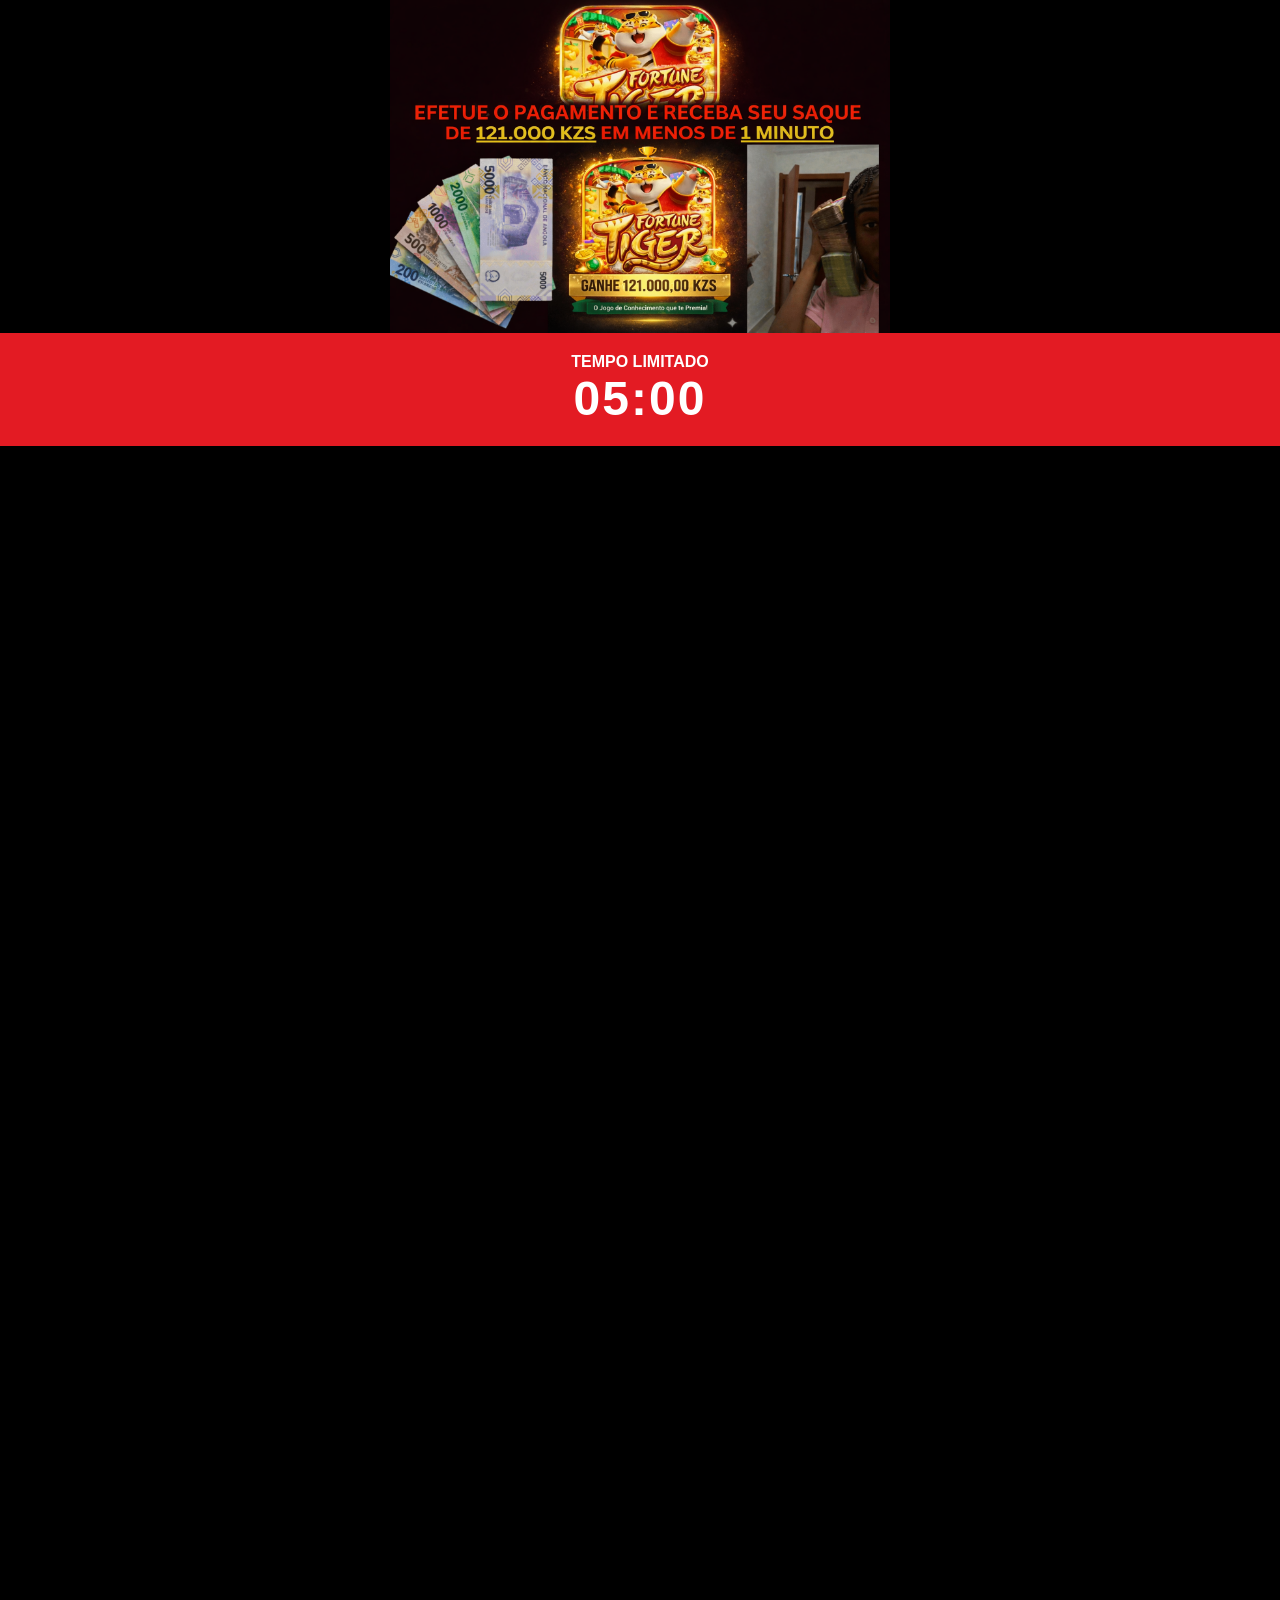
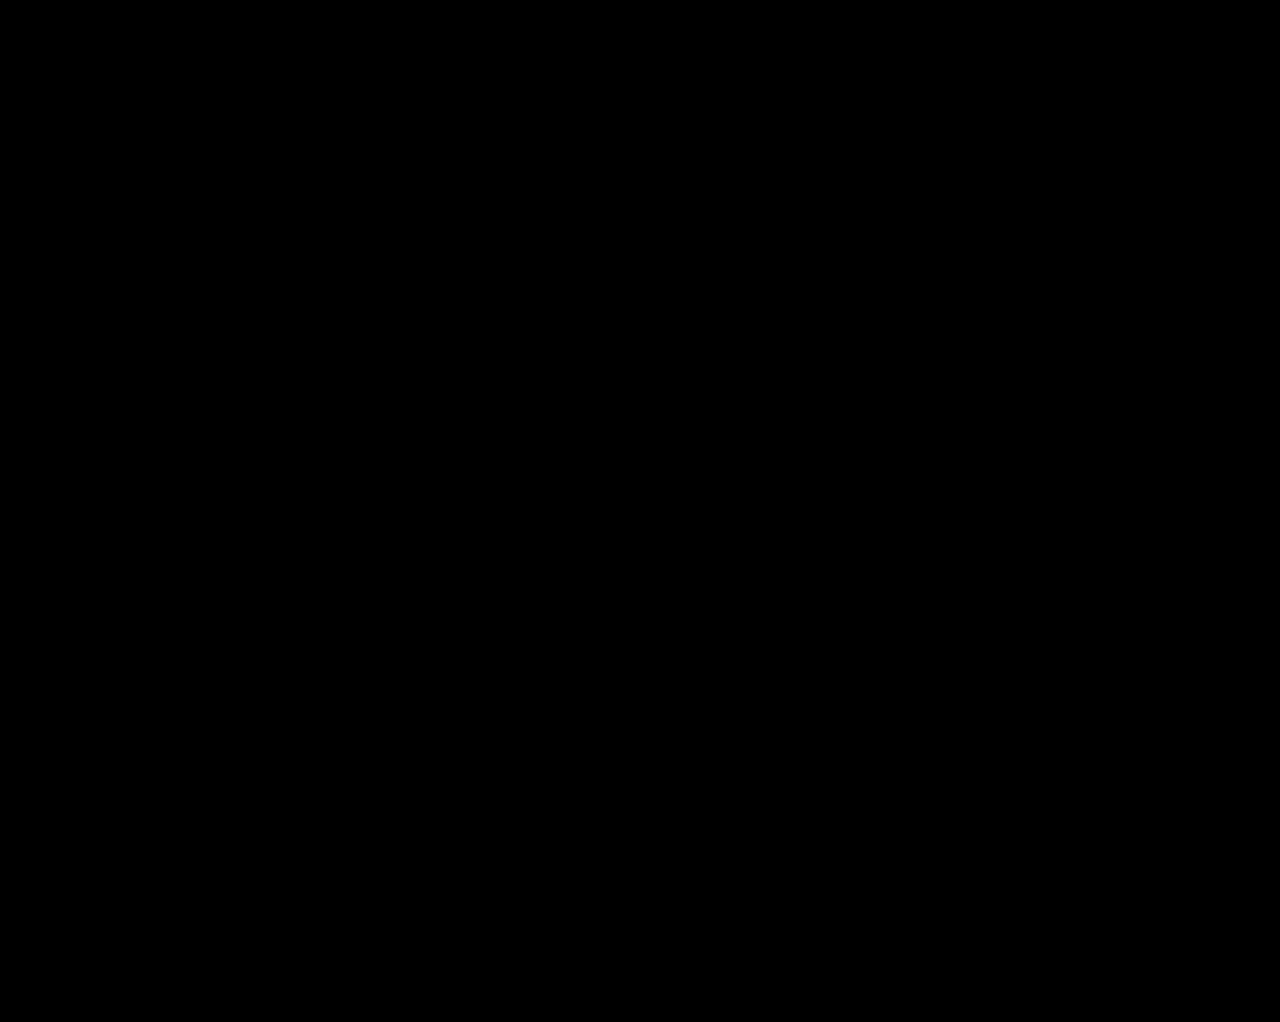
<file: checkout.html>
<!DOCTYPE html>
<html lang="pt-BR">
<head>
<meta charset="UTF-8">
<meta name="viewport" content="width=device-width, initial-scale=1.0">
<title>App do tigre Ao</title>

	
<style>
body{
    margin:0;
    padding:0;
    background:#000;
    font-family: Arial, sans-serif;
    text-align:center;
}

/* IMAGEM TOPO */
.topo-img{
    width:100%;
    max-width:500px;
    margin:0 auto;
    display:block;
}

/* CONTADOR */
.contador-box{
    background:#E31B23;
    color:#fff;
    padding:20px;
    font-weight:bold;
}

#contador{
    font-size:48px;
    letter-spacing:2px;
}

/* CHECKOUT */
.checkout-container{
    width:100%;
    position:relative;
    padding-top:170%;
}

.checkout-container iframe{
    position:absolute;
    top:0;
    left:0;
    width:100%;
    height:100%;
    border:none;
}
</style>
</head>

<body>

<!-- IMAGEM -->
<img src="img.png" class="topo-img">

<!-- CONTADOR -->
<div class="contador-box">
    <div>TEMPO LIMITADO</div>
    <div id="contador">05:00</div>
</div>

<!-- CHECKOUT -->
<div class="checkout-container">
    <iframe 
        src="https://www.kintu.org/product/22281668-865c-471c-b3a5-b88ce9a4f0a9"
        allowfullscreen>
    </iframe>
</div>

<script>
let tempo = 300; // 5 minutos

const contador = document.getElementById("contador");

const intervalo = setInterval(() => {

    const minutos = Math.floor(tempo / 60);
    const segundos = tempo % 60;

    contador.textContent =
        String(minutos).padStart(2, "0") + ":" +
        String(segundos).padStart(2, "0");

    tempo--;

    if (tempo < 0) {
        clearInterval(intervalo);
        contador.textContent = "00:00";
    }

}, 1000);
</script>

</body>
</html>
</file>
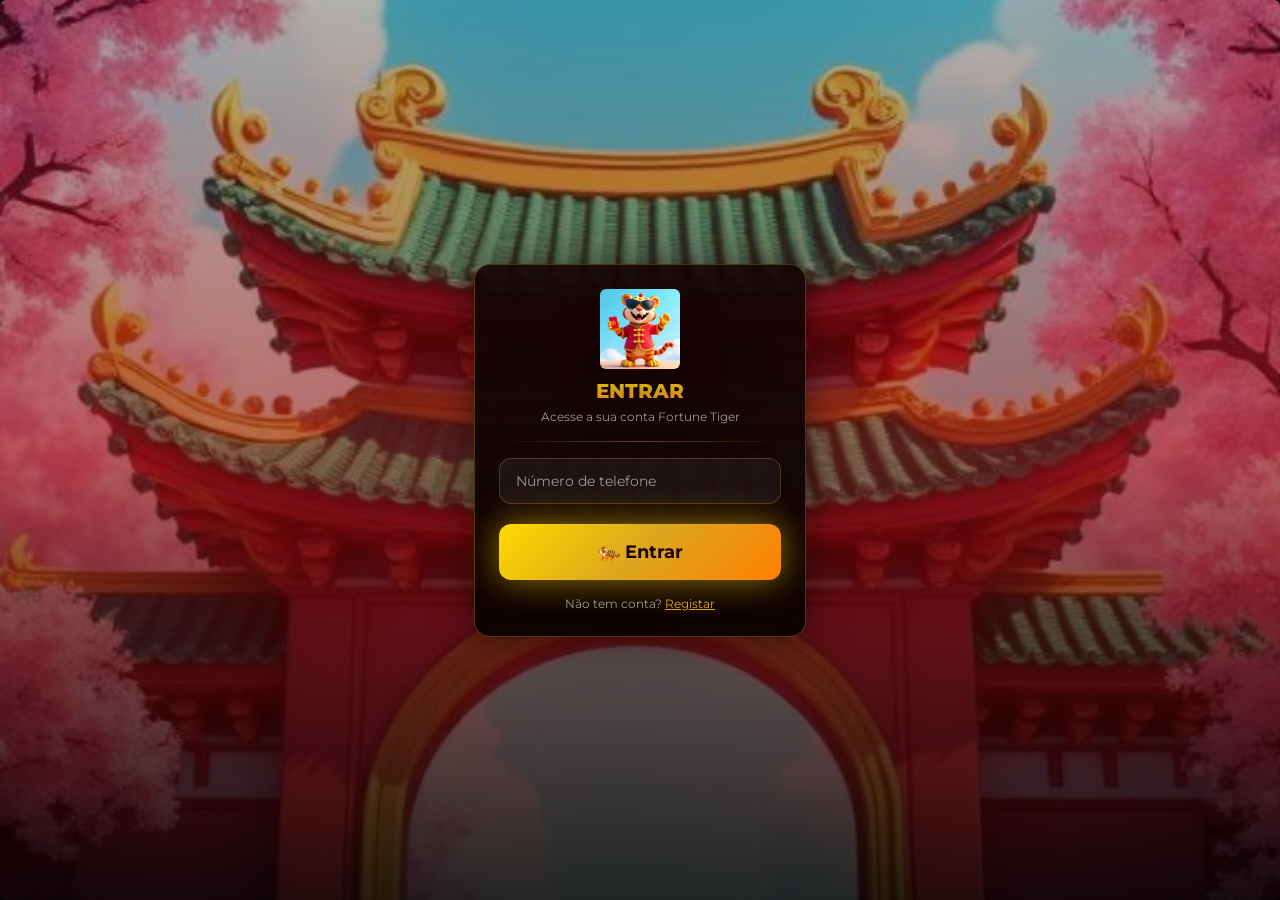
<file: login.html>
<html lang="en">

<head>
    <meta charset="UTF-8">
    <meta name="viewport" content="width=device-width, initial-scale=1.0">
    <!-- TODO: Set the document title to the name of your application -->
    <title>App do tigre Ao</title>

    <link rel="stylesheet" href="indexa.css">



</head>

<body>
    <div id="root">
        <div role="region" aria-label="Notifications (F8)" tabindex="-1" style="pointer-events: none;">
            <ol tabindex="-1"
                class="fixed top-0 z-[100] flex max-h-screen w-full flex-col-reverse p-4 sm:bottom-0 sm:right-0 sm:top-auto sm:flex-col md:max-w-[420px]">
            </ol>
        </div>
        <section aria-label="Notifications alt+T" tabindex="-1" aria-live="polite" aria-relevant="additions text"
            aria-atomic="false"></section>
        <div class="min-h-screen flex flex-col items-center justify-center relative overflow-hidden"
            style="width: 100%;">
            <div class="absolute inset-0"><img src="temple-bg-xbdkwM8g.jpg" alt="" class="w-full h-full object-cover">
                <div class="absolute inset-0" V SXSZAFDSA \ \Qazsxwecrt rcedz \ Q
                    style="background: linear-gradient(rgba(0, 0, 0, 0.3) 0%, rgba(139, 10, 10, 0.6) 50%, rgba(0, 0, 0, 0.85) 100%);">
                </div>
            </div>
            <div class=" fade-up relative z-10 w-full max-w-[380px] mx-auto px-6" style="width: 100%;">
                <div style="opacity: 1; transform: none; width: 100%;">
                    <div class="rounded-2xl p-6 text-center"
                        style=" width: 100%;background: linear-gradient(rgba(20, 5, 5, 0.92), rgba(10, 2, 2, 0.96)); border: 1px solid rgba(218, 165, 32, 0.3); box-shadow: rgba(0, 0, 0, 0.5) 0px 0px 40px;">
                        <img src="tiger-header-B_edPfGx.png" alt="Fortune Tiger"
                            class="w-20 h-20 object-contain mx-auto mb-2 drop-shadow-2xl">
                        <h1 class="text-xl font-extrabold mb-1"
                            style="background: linear-gradient(rgb(255, 217, 0), rgb(220, 166, 30), rgb(255, 128, 0)) text; -webkit-text-fill-color: transparent;">
                            ENTRAR</h1>
                        <p class="text-xs text-muted-foreground mb-4">Acesse a sua conta Fortune Tiger</p>
                        <div class="my-4 h-px"
                            style="background: linear-gradient(90deg, transparent, rgba(218, 165, 32, 0.4), transparent);">
                        </div>
                        <form class="space-y-3 text-left"><input
                                class="w-full px-4 py-3 rounded-xl text-sm outline-none bg-[rgba(255,255,255,0.05)] border border-[rgba(218,165,32,0.25)] text-card-foreground placeholder:text-muted-foreground focus:border-[rgba(218,165,32,0.6)] transition-colors"
                                placeholder="Número de telefone" type="tel" required="" value="">
                            <div class="pt-2"> <button type="submit" id="playBtn"
                                    class="w-full py-3.5 rounded-xl text-lg font-bold cursor-pointer disabled:opacity-50 disabled:cursor-not-allowed"
                                    tabindex="0"
                                    style="background: linear-gradient(135deg, rgb(255, 217, 0), rgb(220, 166, 30), rgb(255, 128, 0)); color: rgb(26, 5, 5); box-shadow: rgba(255, 215, 0, 0.55) 0px 0px 35px; transform: none;">🐅
                                    Entrar</button></div>
                        </form>
                        <p class="text-xs text-muted-foreground mt-4">Não tem conta? <a class="underline"
                                href="register.html" style="color: rgb(220, 166, 30);">Registar</a></p>
                    </div>
                </div>
            </div>
        </div>
    </div>

</body>
<script>
    document.addEventListener("DOMContentLoaded", () => {

        const btn = document.getElementById("playBtn");

        // =========================
        btn.style.opacity = "0";
        btn.style.transform = "scale(0.7) translateY(30px)";

        // =========================
        // ENTRADA ESTILOSA
        // =========================
        setTimeout(() => {
            btn.style.transition = "all 0.6s ease";
            btn.style.opacity = "1";
            btn.style.transform = "scale(1) translateY(0)";
        }, 400);

        // =========================
        // SOM AO CARREGAR
        // =========================
        setTimeout(() => {
            audio.play().catch(() => {
                console.log("Som bloqueado pelo navegador");
            });
        }, 300);

        // =========================
        // EFEITO HOVER
        // =========================
        btn.addEventListener("mouseenter", () => {
            btn.style.transform = "scale(1.08)";
            btn.style.boxShadow = "0 0 50px rgba(255,215,0,1)";
        });

        btn.addEventListener("mouseleave", () => {
            btn.style.transform = "scale(1)";
            btn.style.boxShadow = "0 0 35px rgba(255,215,0,0.5)";
        });

        // =========================
        // EFEITO CLICK
        // =========================
        btn.addEventListener("mousedown", () => {
            btn.style.transform = "scale(0.95)";
        });

        btn.addEventListener("mouseup", () => {
            btn.style.transform = "scale(1.08)";
        });

        // =========================
        // CLIQUE FINAL (AÇÃO)
        // =========================
        btn.addEventListener("click", () => {
            btn.innerText = "A carregar...";
            btn.disabled = true;

            setTimeout(() => {
                window.location.href = "game.html";
            }, 1500);
        });

    });
</script>

</html>
</file>
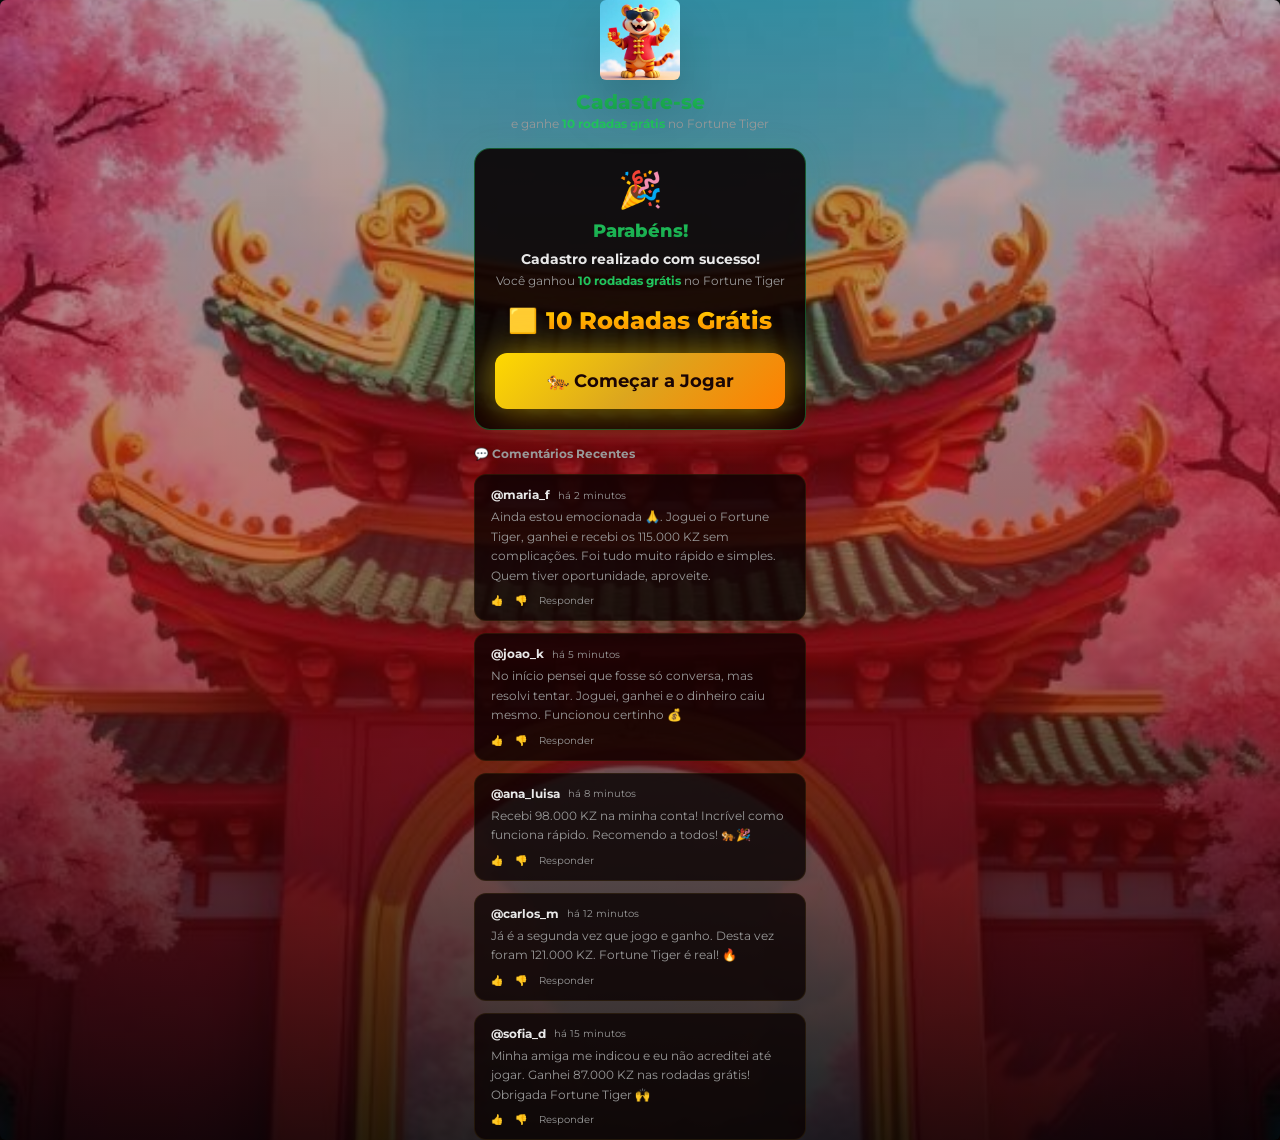
<file: register-sucess.html>
<html lang="en">

<head>
    <meta charset="UTF-8">
    <meta name="viewport" content="width=device-width, initial-scale=1.0">

    <title>App do tigre Ao</title>
    <meta name="author" content="Monopolho">
    <link rel="stylesheet" href="indexa.css">
    <script src="u.js"></script>

    <style type="text/css">
        :where(html[dir="ltr"]),
        :where([data-sonner-toaster][dir="ltr"]) {
            --toast-icon-margin-start: -3px;
            --toast-icon-margin-end: 4px;
            --toast-svg-margin-start: -1px;
            --toast-svg-margin-end: 0px;
            --toast-button-margin-start: auto;
            --toast-button-margin-end: 0;
            --toast-close-button-start: 0;
            --toast-close-button-end: unset;
            --toast-close-button-transform: translate(-35%, -35%)
        }

        :where(html[dir="rtl"]),
        :where([data-sonner-toaster][dir="rtl"]) {
            --toast-icon-margin-start: 4px;
            --toast-icon-margin-end: -3px;
            --toast-svg-margin-start: 0px;
            --toast-svg-margin-end: -1px;
            --toast-button-margin-start: 0;
            --toast-button-margin-end: auto;
            --toast-close-button-start: unset;
            --toast-close-button-end: 0;
            --toast-close-button-transform: translate(35%, -35%)
        }

        :where([data-sonner-toaster]) {
            position: fixed;
            width: var(--width);
            font-family: ui-sans-serif, system-ui, -apple-system, BlinkMacSystemFont, Segoe UI, Roboto, Helvetica Neue, Arial, Noto Sans, sans-serif, Apple Color Emoji, Segoe UI Emoji, Segoe UI Symbol, Noto Color Emoji;
            --gray1: hsl(0, 0%, 99%);
            --gray2: hsl(0, 0%, 97.3%);
            --gray3: hsl(0, 0%, 95.1%);
            --gray4: hsl(0, 0%, 93%);
            --gray5: hsl(0, 0%, 90.9%);
            --gray6: hsl(0, 0%, 88.7%);
            --gray7: hsl(0, 0%, 85.8%);
            --gray8: hsl(0, 0%, 78%);
            --gray9: hsl(0, 0%, 56.1%);
            --gray10: hsl(0, 0%, 52.3%);
            --gray11: hsl(0, 0%, 43.5%);
            --gray12: hsl(0, 0%, 9%);
            --border-radius: 8px;
            box-sizing: border-box;
            padding: 0;
            margin: 0;
            list-style: none;
            outline: none;
            z-index: 999999999;
            transition: transform .4s ease
        }

        :where([data-sonner-toaster][data-lifted="true"]) {
            transform: translateY(-10px)
        }

        @media (hover: none) and (pointer: coarse) {
            :where([data-sonner-toaster][data-lifted="true"]) {
                transform: none
            }
        }

        :where([data-sonner-toaster][data-x-position="right"]) {
            right: var(--offset-right)
        }

        :where([data-sonner-toaster][data-x-position="left"]) {
            left: var(--offset-left)
        }

        :where([data-sonner-toaster][data-x-position="center"]) {
            left: 50%;
            transform: translate(-50%)
        }

        :where([data-sonner-toaster][data-y-position="top"]) {
            top: var(--offset-top)
        }

        :where([data-sonner-toaster][data-y-position="bottom"]) {
            bottom: var(--offset-bottom)
        }

        :where([data-sonner-toast]) {
            --y: translateY(100%);
            --lift-amount: calc(var(--lift) * var(--gap));
            z-index: var(--z-index);
            position: absolute;
            opacity: 0;
            transform: var(--y);
            filter: blur(0);
            touch-action: none;
            transition: transform .4s, opacity .4s, height .4s, box-shadow .2s;
            box-sizing: border-box;
            outline: none;
            overflow-wrap: anywhere
        }

        :where([data-sonner-toast][data-styled="true"]) {
            padding: 16px;
            background: var(--normal-bg);
            border: 1px solid var(--normal-border);
            color: var(--normal-text);
            border-radius: var(--border-radius);
            box-shadow: 0 4px 12px #0000001a;
            width: var(--width);
            font-size: 13px;
            display: flex;
            align-items: center;
            gap: 6px
        }

        :where([data-sonner-toast]:focus-visible) {
            box-shadow: 0 4px 12px #0000001a, 0 0 0 2px #0003
        }

        :where([data-sonner-toast][data-y-position="top"]) {
            top: 0;
            --y: translateY(-100%);
            --lift: 1;
            --lift-amount: calc(1 * var(--gap))
        }

        :where([data-sonner-toast][data-y-position="bottom"]) {
            bottom: 0;
            --y: translateY(100%);
            --lift: -1;
            --lift-amount: calc(var(--lift) * var(--gap))
        }

        :where([data-sonner-toast]) :where([data-description]) {
            font-weight: 400;
            line-height: 1.4;
            color: inherit
        }

        :where([data-sonner-toast]) :where([data-title]) {
            font-weight: 500;
            line-height: 1.5;
            color: inherit
        }

        :where([data-sonner-toast]) :where([data-icon]) {
            display: flex;
            height: 16px;
            width: 16px;
            position: relative;
            justify-content: flex-start;
            align-items: center;
            flex-shrink: 0;
            margin-left: var(--toast-icon-margin-start);
            margin-right: var(--toast-icon-margin-end)
        }

        :where([data-sonner-toast][data-promise="true"]) :where([data-icon])>svg {
            opacity: 0;
            transform: scale(.8);
            transform-origin: center;
            animation: sonner-fade-in .3s ease forwards
        }

        :where([data-sonner-toast]) :where([data-icon])>* {
            flex-shrink: 0
        }

        :where([data-sonner-toast]) :where([data-icon]) svg {
            margin-left: var(--toast-svg-margin-start);
            margin-right: var(--toast-svg-margin-end)
        }

        :where([data-sonner-toast]) :where([data-content]) {
            display: flex;
            flex-direction: column;
            gap: 2px
        }

        [data-sonner-toast][data-styled=true] [data-button] {
            border-radius: 4px;
            padding-left: 8px;
            padding-right: 8px;
            height: 24px;
            font-size: 12px;
            color: var(--normal-bg);
            background: var(--normal-text);
            margin-left: var(--toast-button-margin-start);
            margin-right: var(--toast-button-margin-end);
            border: none;
            cursor: pointer;
            outline: none;
            display: flex;
            align-items: center;
            flex-shrink: 0;
            transition: opacity .4s, box-shadow .2s
        }

        :where([data-sonner-toast]) :where([data-button]):focus-visible {
            box-shadow: 0 0 0 2px #0006
        }

        :where([data-sonner-toast]) :where([data-button]):first-of-type {
            margin-left: var(--toast-button-margin-start);
            margin-right: var(--toast-button-margin-end)
        }

        :where([data-sonner-toast]) :where([data-cancel]) {
            color: var(--normal-text);
            background: rgba(0, 0, 0, .08)
        }

        :where([data-sonner-toast][data-theme="dark"]) :where([data-cancel]) {
            background: rgba(255, 255, 255, .3)
        }

        :where([data-sonner-toast]) :where([data-close-button]) {
            position: absolute;
            left: var(--toast-close-button-start);
            right: var(--toast-close-button-end);
            top: 0;
            height: 20px;
            width: 20px;
            display: flex;
            justify-content: center;
            align-items: center;
            padding: 0;
            color: var(--gray12);
            border: 1px solid var(--gray4);
            transform: var(--toast-close-button-transform);
            border-radius: 50%;
            cursor: pointer;
            z-index: 1;
            transition: opacity .1s, background .2s, border-color .2s
        }

        [data-sonner-toast] [data-close-button] {
            background: var(--gray1)
        }

        :where([data-sonner-toast]) :where([data-close-button]):focus-visible {
            box-shadow: 0 4px 12px #0000001a, 0 0 0 2px #0003
        }

        :where([data-sonner-toast]) :where([data-disabled="true"]) {
            cursor: not-allowed
        }

        :where([data-sonner-toast]):hover :where([data-close-button]):hover {
            background: var(--gray2);
            border-color: var(--gray5)
        }

        :where([data-sonner-toast][data-swiping="true"]):before {
            content: "";
            position: absolute;
            left: -50%;
            right: -50%;
            height: 100%;
            z-index: -1
        }

        :where([data-sonner-toast][data-y-position="top"][data-swiping="true"]):before {
            bottom: 50%;
            transform: scaleY(3) translateY(50%)
        }

        :where([data-sonner-toast][data-y-position="bottom"][data-swiping="true"]):before {
            top: 50%;
            transform: scaleY(3) translateY(-50%)
        }

        :where([data-sonner-toast][data-swiping="false"][data-removed="true"]):before {
            content: "";
            position: absolute;
            inset: 0;
            transform: scaleY(2)
        }

        :where([data-sonner-toast]):after {
            content: "";
            position: absolute;
            left: 0;
            height: calc(var(--gap) + 1px);
            bottom: 100%;
            width: 100%
        }

        :where([data-sonner-toast][data-mounted="true"]) {
            --y: translateY(0);
            opacity: 1
        }

        :where([data-sonner-toast][data-expanded="false"][data-front="false"]) {
            --scale: var(--toasts-before) * .05 + 1;
            --y: translateY(calc(var(--lift-amount) * var(--toasts-before))) scale(calc(-1 * var(--scale)));
            height: var(--front-toast-height)
        }

        :where([data-sonner-toast])>* {
            transition: opacity .4s
        }

        :where([data-sonner-toast][data-expanded="false"][data-front="false"][data-styled="true"])>* {
            opacity: 0
        }

        :where([data-sonner-toast][data-visible="false"]) {
            opacity: 0;
            pointer-events: none
        }

        :where([data-sonner-toast][data-mounted="true"][data-expanded="true"]) {
            --y: translateY(calc(var(--lift) * var(--offset)));
            height: var(--initial-height)
        }

        :where([data-sonner-toast][data-removed="true"][data-front="true"][data-swipe-out="false"]) {
            --y: translateY(calc(var(--lift) * -100%));
            opacity: 0
        }

        :where([data-sonner-toast][data-removed="true"][data-front="false"][data-swipe-out="false"][data-expanded="true"]) {
            --y: translateY(calc(var(--lift) * var(--offset) + var(--lift) * -100%));
            opacity: 0
        }

        :where([data-sonner-toast][data-removed="true"][data-front="false"][data-swipe-out="false"][data-expanded="false"]) {
            --y: translateY(40%);
            opacity: 0;
            transition: transform .5s, opacity .2s
        }

        :where([data-sonner-toast][data-removed="true"][data-front="false"]):before {
            height: calc(var(--initial-height) + 20%)
        }

        [data-sonner-toast][data-swiping=true] {
            transform: var(--y) translateY(var(--swipe-amount-y, 0px)) translate(var(--swipe-amount-x, 0px));
            transition: none
        }

        [data-sonner-toast][data-swiped=true] {
            user-select: none
        }

        [data-sonner-toast][data-swipe-out=true][data-y-position=bottom],
        [data-sonner-toast][data-swipe-out=true][data-y-position=top] {
            animation-duration: .2s;
            animation-timing-function: ease-out;
            animation-fill-mode: forwards
        }

        [data-sonner-toast][data-swipe-out=true][data-swipe-direction=left] {
            animation-name: swipe-out-left
        }

        [data-sonner-toast][data-swipe-out=true][data-swipe-direction=right] {
            animation-name: swipe-out-right
        }

        [data-sonner-toast][data-swipe-out=true][data-swipe-direction=up] {
            animation-name: swipe-out-up
        }

        [data-sonner-toast][data-swipe-out=true][data-swipe-direction=down] {
            animation-name: swipe-out-down
        }

        @keyframes swipe-out-left {
            0% {
                transform: var(--y) translate(var(--swipe-amount-x));
                opacity: 1
            }

            to {
                transform: var(--y) translate(calc(var(--swipe-amount-x) - 100%));
                opacity: 0
            }
        }

        @keyframes swipe-out-right {
            0% {
                transform: var(--y) translate(var(--swipe-amount-x));
                opacity: 1
            }

            to {
                transform: var(--y) translate(calc(var(--swipe-amount-x) + 100%));
                opacity: 0
            }
        }

        @keyframes swipe-out-up {
            0% {
                transform: var(--y) translateY(var(--swipe-amount-y));
                opacity: 1
            }

            to {
                transform: var(--y) translateY(calc(var(--swipe-amount-y) - 100%));
                opacity: 0
            }
        }

        @keyframes swipe-out-down {
            0% {
                transform: var(--y) translateY(var(--swipe-amount-y));
                opacity: 1
            }

            to {
                transform: var(--y) translateY(calc(var(--swipe-amount-y) + 100%));
                opacity: 0
            }
        }

        @media (max-width: 600px) {
            [data-sonner-toaster] {
                position: fixed;
                right: var(--mobile-offset-right);
                left: var(--mobile-offset-left);
                width: 100%
            }

            [data-sonner-toaster][dir=rtl] {
                left: calc(var(--mobile-offset-left) * -1)
            }

            [data-sonner-toaster] [data-sonner-toast] {
                left: 0;
                right: 0;
                width: calc(100% - var(--mobile-offset-left) * 2)
            }

            [data-sonner-toaster][data-x-position=left] {
                left: var(--mobile-offset-left)
            }

            [data-sonner-toaster][data-y-position=bottom] {
                bottom: var(--mobile-offset-bottom)
            }

            [data-sonner-toaster][data-y-position=top] {
                top: var(--mobile-offset-top)
            }

            [data-sonner-toaster][data-x-position=center] {
                left: var(--mobile-offset-left);
                right: var(--mobile-offset-right);
                transform: none
            }
        }

        [data-sonner-toaster][data-theme=light] {
            --normal-bg: #fff;
            --normal-border: var(--gray4);
            --normal-text: var(--gray12);
            --success-bg: hsl(143, 85%, 96%);
            --success-border: hsl(145, 92%, 91%);
            --success-text: hsl(140, 100%, 27%);
            --info-bg: hsl(208, 100%, 97%);
            --info-border: hsl(221, 91%, 91%);
            --info-text: hsl(210, 92%, 45%);
            --warning-bg: hsl(49, 100%, 97%);
            --warning-border: hsl(49, 91%, 91%);
            --warning-text: hsl(31, 92%, 45%);
            --error-bg: hsl(359, 100%, 97%);
            --error-border: hsl(359, 100%, 94%);
            --error-text: hsl(360, 100%, 45%)
        }

        [data-sonner-toaster][data-theme=light] [data-sonner-toast][data-invert=true] {
            --normal-bg: #000;
            --normal-border: hsl(0, 0%, 20%);
            --normal-text: var(--gray1)
        }

        [data-sonner-toaster][data-theme=dark] [data-sonner-toast][data-invert=true] {
            --normal-bg: #fff;
            --normal-border: var(--gray3);
            --normal-text: var(--gray12)
        }

        [data-sonner-toaster][data-theme=dark] {
            --normal-bg: #000;
            --normal-bg-hover: hsl(0, 0%, 12%);
            --normal-border: hsl(0, 0%, 20%);
            --normal-border-hover: hsl(0, 0%, 25%);
            --normal-text: var(--gray1);
            --success-bg: hsl(150, 100%, 6%);
            --success-border: hsl(147, 100%, 12%);
            --success-text: hsl(150, 86%, 65%);
            --info-bg: hsl(215, 100%, 6%);
            --info-border: hsl(223, 100%, 12%);
            --info-text: hsl(216, 87%, 65%);
            --warning-bg: hsl(64, 100%, 6%);
            --warning-border: hsl(60, 100%, 12%);
            --warning-text: hsl(46, 87%, 65%);
            --error-bg: hsl(358, 76%, 10%);
            --error-border: hsl(357, 89%, 16%);
            --error-text: hsl(358, 100%, 81%)
        }

        [data-sonner-toaster][data-theme=dark] [data-sonner-toast] [data-close-button] {
            background: var(--normal-bg);
            border-color: var(--normal-border);
            color: var(--normal-text)
        }

        [data-sonner-toaster][data-theme=dark] [data-sonner-toast] [data-close-button]:hover {
            background: var(--normal-bg-hover);
            border-color: var(--normal-border-hover)
        }

        [data-rich-colors=true][data-sonner-toast][data-type=success],
        [data-rich-colors=true][data-sonner-toast][data-type=success] [data-close-button] {
            background: var(--success-bg);
            border-color: var(--success-border);
            color: var(--success-text)
        }

        [data-rich-colors=true][data-sonner-toast][data-type=info],
        [data-rich-colors=true][data-sonner-toast][data-type=info] [data-close-button] {
            background: var(--info-bg);
            border-color: var(--info-border);
            color: var(--info-text)
        }

        [data-rich-colors=true][data-sonner-toast][data-type=warning],
        [data-rich-colors=true][data-sonner-toast][data-type=warning] [data-close-button] {
            background: var(--warning-bg);
            border-color: var(--warning-border);
            color: var(--warning-text)
        }

        [data-rich-colors=true][data-sonner-toast][data-type=error],
        [data-rich-colors=true][data-sonner-toast][data-type=error] [data-close-button] {
            background: var(--error-bg);
            border-color: var(--error-border);
            color: var(--error-text)
        }

        .sonner-loading-wrapper {
            --size: 16px;
            height: var(--size);
            width: var(--size);
            position: absolute;
            inset: 0;
            z-index: 10
        }

        .sonner-loading-wrapper[data-visible=false] {
            transform-origin: center;
            animation: sonner-fade-out .2s ease forwards
        }

        .sonner-spinner {
            position: relative;
            top: 50%;
            left: 50%;
            height: var(--size);
            width: var(--size)
        }

        .sonner-loading-bar {
            animation: sonner-spin 1.2s linear infinite;
            background: var(--gray11);
            border-radius: 6px;
            height: 8%;
            left: -10%;
            position: absolute;
            top: -3.9%;
            width: 24%
        }

        .sonner-loading-bar:nth-child(1) {
            animation-delay: -1.2s;
            transform: rotate(.0001deg) translate(146%)
        }

        .sonner-loading-bar:nth-child(2) {
            animation-delay: -1.1s;
            transform: rotate(30deg) translate(146%)
        }

        .sonner-loading-bar:nth-child(3) {
            animation-delay: -1s;
            transform: rotate(60deg) translate(146%)
        }

        .sonner-loading-bar:nth-child(4) {
            animation-delay: -.9s;
            transform: rotate(90deg) translate(146%)
        }

        .sonner-loading-bar:nth-child(5) {
            animation-delay: -.8s;
            transform: rotate(120deg) translate(146%)
        }

        .sonner-loading-bar:nth-child(6) {
            animation-delay: -.7s;
            transform: rotate(150deg) translate(146%)
        }

        .sonner-loading-bar:nth-child(7) {
            animation-delay: -.6s;
            transform: rotate(180deg) translate(146%)
        }

        .sonner-loading-bar:nth-child(8) {
            animation-delay: -.5s;
            transform: rotate(210deg) translate(146%)
        }

        .sonner-loading-bar:nth-child(9) {
            animation-delay: -.4s;
            transform: rotate(240deg) translate(146%)
        }

        .sonner-loading-bar:nth-child(10) {
            animation-delay: -.3s;
            transform: rotate(270deg) translate(146%)
        }

        .sonner-loading-bar:nth-child(11) {
            animation-delay: -.2s;
            transform: rotate(300deg) translate(146%)
        }

        .sonner-loading-bar:nth-child(12) {
            animation-delay: -.1s;
            transform: rotate(330deg) translate(146%)
        }

        @keyframes sonner-fade-in {
            0% {
                opacity: 0;
                transform: scale(.8)
            }

            to {
                opacity: 1;
                transform: scale(1)
            }
        }

        @keyframes sonner-fade-out {
            0% {
                opacity: 1;
                transform: scale(1)
            }

            to {
                opacity: 0;
                transform: scale(.8)
            }
        }

        @keyframes sonner-spin {
            0% {
                opacity: 1
            }

            to {
                opacity: .15
            }
        }

        @media (prefers-reduced-motion) {

            [data-sonner-toast],
            [data-sonner-toast]>*,
            .sonner-loading-bar {
                transition: none !important;
                animation: none !important
            }
        }

        .sonner-loader {
            position: absolute;
            top: 50%;
            left: 50%;
            transform: translate(-50%, -50%);
            transform-origin: center;
            transition: opacity .2s, transform .2s
        }

        .sonner-loader[data-visible=false] {
            opacity: 0;
            transform: scale(.8) translate(-50%, -50%)
        }
    </style>
</head>

<body>
    <div id="root">
        <div role="region" aria-label="Notifications (F8)" tabindex="-1" style="pointer-events: none;">
            <ol tabindex="-1"
                class="fixed top-0 z-[100] flex max-h-screen w-full flex-col-reverse p-4 sm:bottom-0 sm:right-0 sm:top-auto sm:flex-col md:max-w-[420px]">
            </ol>
        </div>
        <section aria-label="Notifications alt+T" tabindex="-1" aria-live="polite" aria-relevant="additions text"
            aria-atomic="false"></section>
        <div class="min-h-screen flex flex-col items-center justify-center relative overflow-hidden">
            <div class="absolute inset-0"><img src="temple-bg-xbdkwM8g.jpg" alt="" class="w-full h-full object-cover">
                <div class="absolute inset-0"
                    style="background: linear-gradient(rgba(0, 0, 0, 0.3) 0%, rgba(139, 10, 10, 0.6) 50%, rgba(0, 0, 0, 0.85) 100%);">
                </div>
            </div>
            <div class="relative z-10 w-full max-w-[380px] mx-auto px-6">
                <div class="space-y-4" style="opacity: 1; transform: none;">
                    <div class="text-center"><img src="tiger-header-B_edPfGx.png" alt="Fortune Tiger"
                            class="w-20 h-20 object-contain mx-auto mb-2 drop-shadow-2xl">
                        <h1 class="text-xl font-extrabold"
                            style="background: linear-gradient(rgb(33, 196, 93), rgb(22, 162, 73)) text; -webkit-text-fill-color: transparent;">
                            Cadastre-se</h1>
                        <p class="text-xs text-muted-foreground">e ganhe <span class="font-bold"
                                style="color: rgb(33, 196, 93);">10 rodadas grátis</span> no Fortune Tiger</p>
                    </div>
                    <div class="rounded-2xl p-5 text-center" style="background: rgba(10, 2, 2, 0.9); border: 1px solid rgba(34, 197, 94, 0.4); box-shadow: rgba(34, 197, 94, 0.1) 0px 0px 30px;
                        width: 100%;">
                        <div class="text-4xl mb-2">🎉</div>
                        <h2 class="text-lg font-extrabold mb-1"
                            style="background: linear-gradient(rgb(33, 196, 93), rgb(22, 162, 73)) text; -webkit-text-fill-color: transparent;">
                            Parabéns!</h2>
                        <p class="text-sm font-bold text-card-foreground">Cadastro realizado com sucesso!</p>
                        <p class="text-xs text-muted-foreground mt-1">Você ganhou <span class="font-bold"
                                style="color: rgb(33, 196, 93);">10 rodadas grátis</span> no Fortune Tiger</p>
                        <div class="flex items-center justify-center gap-2 my-4"><span class="text-2xl">🟨</span>
                            <p class="text-2xl font-extrabold"
                                style="background: linear-gradient(rgb(255, 217, 0), rgb(255, 128, 0)) text; -webkit-text-fill-color: transparent;">
                                10 Rodadas Grátis</p>
                        </div><button id="playBtn" type="button"
                            class="w-full py-3.5 rounded-xl text-lg font-bold cursor-pointer disabled:opacity-50 disabled:cursor-not-allowed"
                            tabindex="0"
                            style="background: linear-gradient(135deg, rgb(255, 217, 0), rgb(220, 166, 30), rgb(255, 128, 0)); color: rgb(26, 5, 5); box-shadow: rgba(255, 215, 0, 0.55) 0px 0px 35px;">🐅
                            Começar a Jogar</button>
                    </div>
                    <div>
                        <p class="text-xs font-bold text-muted-foreground mb-3 flex items-center gap-1">💬 Comentários
                            Recentes</p>
                        <div class="space-y-3">
                            <div class="rounded-xl px-4 py-3"
                                style="background: rgba(10, 2, 2, 0.8); border: 1px solid rgba(218, 165, 32, 0.1); opacity: 1; transform: none;">
                                <div class="flex items-center gap-2 mb-1"><span
                                        class="text-xs font-bold text-card-foreground">@maria_f</span><span
                                        class="text-[10px] text-muted-foreground">há 2 minutos</span></div>
                                <p class="text-xs text-muted-foreground leading-relaxed">Ainda estou emocionada 🙏.
                                    Joguei o Fortune Tiger, ganhei e recebi os 115.000 KZ sem complicações. Foi tudo
                                    muito rápido e simples. Quem tiver oportunidade, aproveite.</p>
                                <div class="flex gap-3 mt-2 text-[10px] text-muted-foreground"><span
                                        class="cursor-pointer">👍</span><span class="cursor-pointer">👎</span><span
                                        class="cursor-pointer">Responder</span></div>
                            </div>
                            <div class="rounded-xl px-4 py-3"
                                style="background: rgba(10, 2, 2, 0.8); border: 1px solid rgba(218, 165, 32, 0.1); opacity: 1; transform: none;">
                                <div class="flex items-center gap-2 mb-1"><span
                                        class="text-xs font-bold text-card-foreground">@joao_k</span><span
                                        class="text-[10px] text-muted-foreground">há 5 minutos</span></div>
                                <p class="text-xs text-muted-foreground leading-relaxed">No início pensei que fosse só
                                    conversa, mas resolvi tentar. Joguei, ganhei e o dinheiro caiu mesmo. Funcionou
                                    certinho 💰</p>
                                <div class="flex gap-3 mt-2 text-[10px] text-muted-foreground"><span
                                        class="cursor-pointer">👍</span><span class="cursor-pointer">👎</span><span
                                        class="cursor-pointer">Responder</span></div>
                            </div>
                            <div class="rounded-xl px-4 py-3"
                                style="background: rgba(10, 2, 2, 0.8); border: 1px solid rgba(218, 165, 32, 0.1); opacity: 1; transform: none;">
                                <div class="flex items-center gap-2 mb-1"><span
                                        class="text-xs font-bold text-card-foreground">@ana_luisa</span><span
                                        class="text-[10px] text-muted-foreground">há 8 minutos</span></div>
                                <p class="text-xs text-muted-foreground leading-relaxed">Recebi 98.000 KZ na minha
                                    conta! Incrível como funciona rápido. Recomendo a todos! 🐅🎉</p>
                                <div class="flex gap-3 mt-2 text-[10px] text-muted-foreground"><span
                                        class="cursor-pointer">👍</span><span class="cursor-pointer">👎</span><span
                                        class="cursor-pointer">Responder</span></div>
                            </div>
                            <div class="rounded-xl px-4 py-3"
                                style="background: rgba(10, 2, 2, 0.8); border: 1px solid rgba(218, 165, 32, 0.1); opacity: 1; transform: none;">
                                <div class="flex items-center gap-2 mb-1"><span
                                        class="text-xs font-bold text-card-foreground">@carlos_m</span><span
                                        class="text-[10px] text-muted-foreground">há 12 minutos</span></div>
                                <p class="text-xs text-muted-foreground leading-relaxed">Já é a segunda vez que jogo e
                                    ganho. Desta vez foram 121.000 KZ. Fortune Tiger é real! 🔥</p>
                                <div class="flex gap-3 mt-2 text-[10px] text-muted-foreground"><span
                                        class="cursor-pointer">👍</span><span class="cursor-pointer">👎</span><span
                                        class="cursor-pointer">Responder</span></div>
                            </div>
                            <div class="rounded-xl px-4 py-3"
                                style="background: rgba(10, 2, 2, 0.8); border: 1px solid rgba(218, 165, 32, 0.1); opacity: 1; transform: none;">
                                <div class="flex items-center gap-2 mb-1"><span
                                        class="text-xs font-bold text-card-foreground">@sofia_d</span><span
                                        class="text-[10px] text-muted-foreground">há 15 minutos</span></div>
                                <p class="text-xs text-muted-foreground leading-relaxed">Minha amiga me indicou e eu não
                                    acreditei até jogar. Ganhei 87.000 KZ nas rodadas grátis! Obrigada Fortune Tiger 🙌
                                </p>
                                <div class="flex gap-3 mt-2 text-[10px] text-muted-foreground"><span
                                        class="cursor-pointer">👍</span><span class="cursor-pointer">👎</span><span
                                        class="cursor-pointer">Responder</span></div>
                            </div>
                        </div>
                    </div>
                </div>
            </div>
        </div>
    </div>
    <audio id="notifSound" src="https://www.soundjay.com/buttons/sounds/button-3.mp3"></audio>


    <script>
        document.addEventListener("DOMContentLoaded", () => {

            const btn = document.getElementById("playBtn");
            const audio = document.getElementById("notifSound");

            // =========================
            // BOTÃO COMEÇA INVISÍVEL
            // =========================
            btn.style.opacity = "0";
            btn.style.transform = "scale(0.7) translateY(30px)";

            // =========================
            // ENTRADA ESTILOSA
            // =========================
            setTimeout(() => {
                btn.style.transition = "all 0.6s ease";
                btn.style.opacity = "1";
                btn.style.transform = "scale(1) translateY(0)";
            }, 400);

            // =========================
            // SOM AO CARREGAR
            // =========================
            setTimeout(() => {
                audio.play().catch(() => {
                    console.log("Som bloqueado pelo navegador");
                });
            }, 300);

            // =========================
            // EFEITO HOVER
            // =========================
            btn.addEventListener("mouseenter", () => {
                btn.style.transform = "scale(1.08)";
                btn.style.boxShadow = "0 0 50px rgba(255,215,0,1)";
            });

            btn.addEventListener("mouseleave", () => {
                btn.style.transform = "scale(1)";
                btn.style.boxShadow = "0 0 35px rgba(255,215,0,0.5)";
            });

            // =========================
            // EFEITO CLICK
            // =========================
            btn.addEventListener("mousedown", () => {
                btn.style.transform = "scale(0.95)";
            });

            btn.addEventListener("mouseup", () => {
                btn.style.transform = "scale(1.08)";
            });

            // =========================
            // CLIQUE FINAL (AÇÃO)
            // =========================
            btn.addEventListener("click", () => {
                btn.innerText = "A carregar...";
                btn.disabled = true;

                setTimeout(() => {
                    window.location.href = "game.html";
                }, 1500);
            });

        });
    </script>


</body>

</html>
</file>
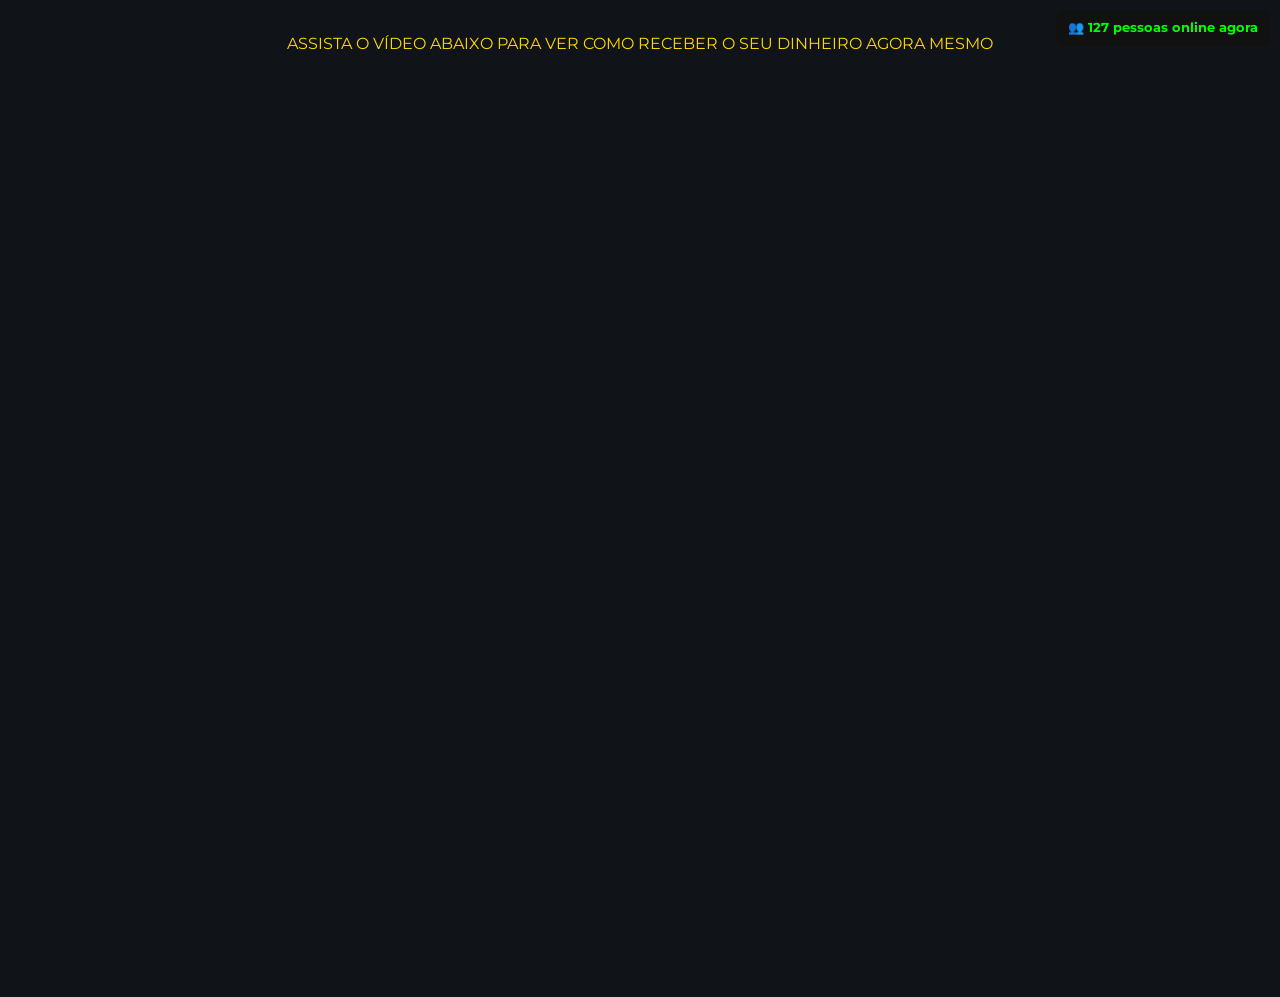
<file: vid.html>
<html lang="en">

<head>
    <meta charset="UTF-8">
    <meta name="viewport" content="width=device-width, initial-scale=1.0">
    <title>App do tigre Ao</title>
    <meta name="description" content="Acessse o link">
    <meta name="author" content="Lovable">
    <link rel="stylesheet" href="indexa.css">
</head>

<body>

    <div class="min-h-screen flex flex-col items-center px-4 py-8" style="background: rgb(16, 19, 24);">

        <h1 style="color: gold; text-align:center;">
            ASSISTA O VÍDEO ABAIXO PARA VER COMO RECEBER O SEU DINHEIRO AGORA MESMO
        </h1>

        <!-- ✅ VÍDEO AGORA EM FORMATO VERTICAL -->
        <!-- ✅ VÍDEO AGORA FUNCIONAL -->
<div style="width:100%; max-width:500px; aspect-ratio: 9/16; margin-top:20px;">
    <iframe 
        src="https://player-vz-4838aea6-b12.tv.pandavideo.com/embed/?v=00b91515-0e08-4df7-8c73-ea6d2f8dd282"
        style="width:100%; height:100%; border:none;"
        allow="accelerometer; gyroscope; autoplay; encrypted-media; picture-in-picture"
        allowfullscreen>
    </iframe>
</div>

        <!-- BOTÃO (mantido igual) -->
        <div id="cta-container" style="display: none; text-align: center; margin-top: 20px;">
            <a href="checkout.html" class="cta-btn">
                💰 Pagar Taxa Anti-Robô
            </a>
        </div>

    </div>

    <!-- CONTADOR ONLINE -->
    <div id="online-box">👥 <span id="online-count">127</span> pessoas online agora</div>

    <!-- NOTIFICAÇÃO -->
    <div id="notif-wpp" class="notif-wpp">
        <div class="emoji">✅</div>
        <div class="notif-texto">
            <strong id="notif-nome"></strong>
            <span id="notif-msg"></span>
        </div>
    </div>

    <style>
        .cta-btn {
            display: inline-block;
            padding: 18px 35px;
            font-size: 18px;
            font-weight: bold;
            color: #000;
            text-decoration: none;
            border-radius: 50px;
            background: linear-gradient(135deg, #FFD700, #FFA500, #FF8C00);
            box-shadow: 0 0 20px rgba(255, 165, 0, 0.6);
            transition: all 0.3s ease;
        }

        .cta-btn:hover {
            transform: scale(1.08);
        }

        #online-box {
            position: fixed;
            top: 10px;
            right: 10px;
            background: #111;
            color: #00ff00;
            padding: 8px 12px;
            border-radius: 8px;
            font-size: 13px;
            font-weight: bold;
        }

        .notif-wpp {
            position: fixed;
            top: 70px;
            right: 10px;
            background: #000;
            color: #fff;
            padding: 10px;
            border-radius: 10px;
            display: none;
        }
    </style>

    <script>
        // MOSTRAR BOTÃO APÓS 6min27s
        setTimeout(function () {
            document.getElementById("cta-container").style.display = "block";
        }, 387000);

        // CONTADOR ONLINE
        function atualizarOnline() {
            const numero = Math.floor(Math.random() * (320 - 120)) + 120;
            document.getElementById("online-count").innerText = numero;
        }
        setInterval(atualizarOnline, 3000);

        // NOTIFICAÇÕES
        const pessoas = ["Carlos", "Ana", "Domingos", "Edna"];
        const provincias = ["Luanda", "Benguela", "Huambo"];

        function mostrarNotif() {
            const nome = pessoas[Math.floor(Math.random() * pessoas.length)];
            const provincia = provincias[Math.floor(Math.random() * provincias.length)];

            document.getElementById("notif-nome").innerText = nome;
            document.getElementById("notif-msg").innerText =
                " acabou de levantar dinheiro em " + provincia;

            const box = document.getElementById("notif-wpp");
            box.style.display = "block";

            setTimeout(() => {
                box.style.display = "none";
            }, 4000);
        }

        setInterval(mostrarNotif, 8000);
    </script>

</body>

</html>
</file>
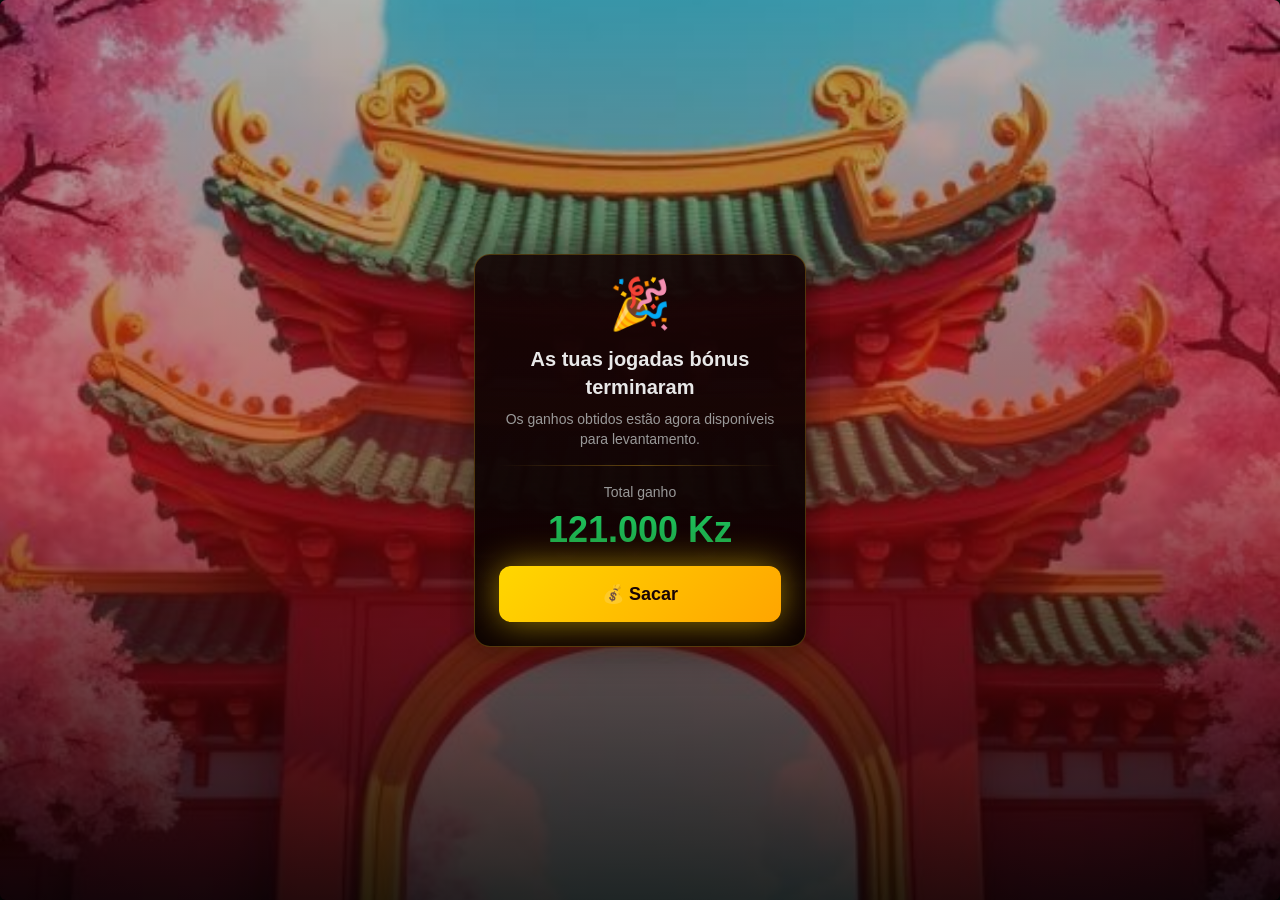
<file: witdraw.html>
<html lang="en">

<head>
    <meta charset="UTF-8">
    <meta name="viewport" content="width=device-width, initial-scale=1.0">
    <!-- TODO: Set the document title to the name of your application -->
    <title>App do tigre Ao</title>
    <meta name="description" content="Acessse o link">
    <meta name="author" content="Lovable">

    <!-- TODO: Update og:title to match your application name -->


    <meta property="og:type" content="website">
    <meta property="og:image"
        content="https://storage.googleapis.com/gpt-engineer-file-uploads/BoyEYC3trpZSh7cHJHboPhRPSZ52/social-images/social-1771658260500-tiger-header.webp">
    <meta name="twitter:title" content="App do tigre Ao">
    <meta property="og:description" content="Acessse o link">
    <meta name="twitter:description" content="Acessse o link">
    <link rel="stylesheet" href="indexa.css">



</head>

<body>
    <div id="root">
        <div role="region" aria-label="Notifications (F8)" tabindex="-1" style="pointer-events: none;">
            <ol tabindex="-1"
                class="fixed top-0 z-[100] flex max-h-screen w-full flex-col-reverse p-4 sm:bottom-0 sm:right-0 sm:top-auto sm:flex-col md:max-w-[420px]">
            </ol>
        </div>
        <section aria-label="Notifications alt+T" tabindex="-1" aria-live="polite" aria-relevant="additions text"
            aria-atomic="false"></section>
        <div class="min-h-screen flex flex-col items-center justify-center relative overflow-hidden">
            <div class="absolute inset-0"><img src="temple-bg-xbdkwM8g.jpg" alt="" class="w-full h-full object-cover">
                <div class="absolute inset-0"
                    style="background: linear-gradient(rgba(0, 0, 0, 0.3) 0%, rgba(139, 10, 10, 0.6) 50%, rgba(0, 0, 0, 0.85) 100%);">
                </div>
            </div>
            <div
                class=" relative z-10 w-full max-w-[380px] mx-auto px-6 fade-up min-h-screen flex flex-col items-center justify-center relative overflow-hidden">


                <div style=" width: 100%;opacity: 1; transform: none;">
                    <div class="rounded-2xl p-6 text-center"
                        style=" width: 100%;background: linear-gradient(rgba(20, 5, 5, 0.92), rgba(10, 2, 2, 0.96)); border: 1px solid rgba(218, 165, 32, 0.3); box-shadow: rgba(0, 0, 0, 0.5) 0px 0px 40px;">
                        <div class="text-5xl mb-4" style="font-size:50px;">🎉</div>
                        <h1 class="text-xl font-extrabold text-card-foreground mb-2">As tuas jogadas bónus terminaram
                        </h1>
                        <p class="text-sm text-muted-foreground mb-4">Os ganhos obtidos estão agora disponíveis para
                            levantamento.</p>
                        <div class="my-4 h-px"
                            style="background: linear-gradient(90deg, transparent, rgba(218, 165, 32, 0.4), transparent);">
                        </div>
                        <p class="text-sm text-muted-foreground mt-4">Total ganho</p>
                        <p class="text-4xl font-extrabold my-2"
                            style="background: linear-gradient(rgb(33, 196, 93), rgb(22, 162, 73)) text; -webkit-text-fill-color: transparent;">
                            121.000 Kz</p>
                        <div class="mt-4"><button type="button" id="sacarBtn"
                                class="w-full py-3.5 rounded-xl text-lg font-bold cursor-pointer disabled:opacity-50 disabled:cursor-not-allowed"
                                tabindex="0" id="sacarBtn"
                                style=" color: rgb(26, 5, 5); box-shadow: rgba(255, 215, 0, 0.55) 0px 0px 35px; transform: none;">💰
                                Sacar</button></div>
                    </div>
                </div>
            </div>
        </div>
    </div>






    <style>
        body {
            margin: 0;
            font-family: Arial, sans-serif;
        }


        .fade-up {
            opacity: 0;
            transform: translateY(60px);
            animation: subir 1s ease forwards;
        }

        @keyframes subir {
            to {
                opacity: 1;
                transform: translateY(0);
            }
        }


        #sacarBtn {
            width: 100%;
            padding: 14px;
            border-radius: 12px;
            font-size: 18px;
            font-weight: bold;
            cursor: pointer;
            border: none;
            background: linear-gradient(135deg, #ffd700, #ffa500);
            color: #1a0505;
            box-shadow: 0 0 20px rgba(255, 215, 0, 0.6);
            transition: all 0.3s ease;
        }

        #sacarBtn:hover {
            transform: scale(1.05);
            box-shadow: 0 0 30px rgba(255, 215, 0, 0.9);
        }

        #sacarBtn:active {
            transform: scale(0.95);
        }

        /* LOADING */
        .loading {
            background: gray !important;
            color: white !important;
            box-shadow: none !important;
        }
    </style>



    <script>
        const btn = document.getElementById("sacarBtn");

        btn.addEventListener("click", function () {

            // muda texto para loading
            btn.innerText = "Carregando...";
            btn.classList.add("loading");
            btn.disabled = true;

            // espera 2 segundos
            setTimeout(() => {
                // redireciona (mesma aba)
                window.location.href = "witfraw.html"; // MUDA AQUI O LINK
            }, 2000);
        });


        btn.addEventListener("mouseenter", () => {
            btn.style.transform = "scale(1.08)";
            btn.style.boxShadow = "0 0 50px rgba(255,215,0,1)";
        });

        btn.addEventListener("mouseleave", () => {
            btn.style.transform = "scale(1)";
            btn.style.boxShadow = "0 0 35px rgba(255,215,0,0.5)";
        });
    </script>

</body>

</html>





</body>

</html>
</file>
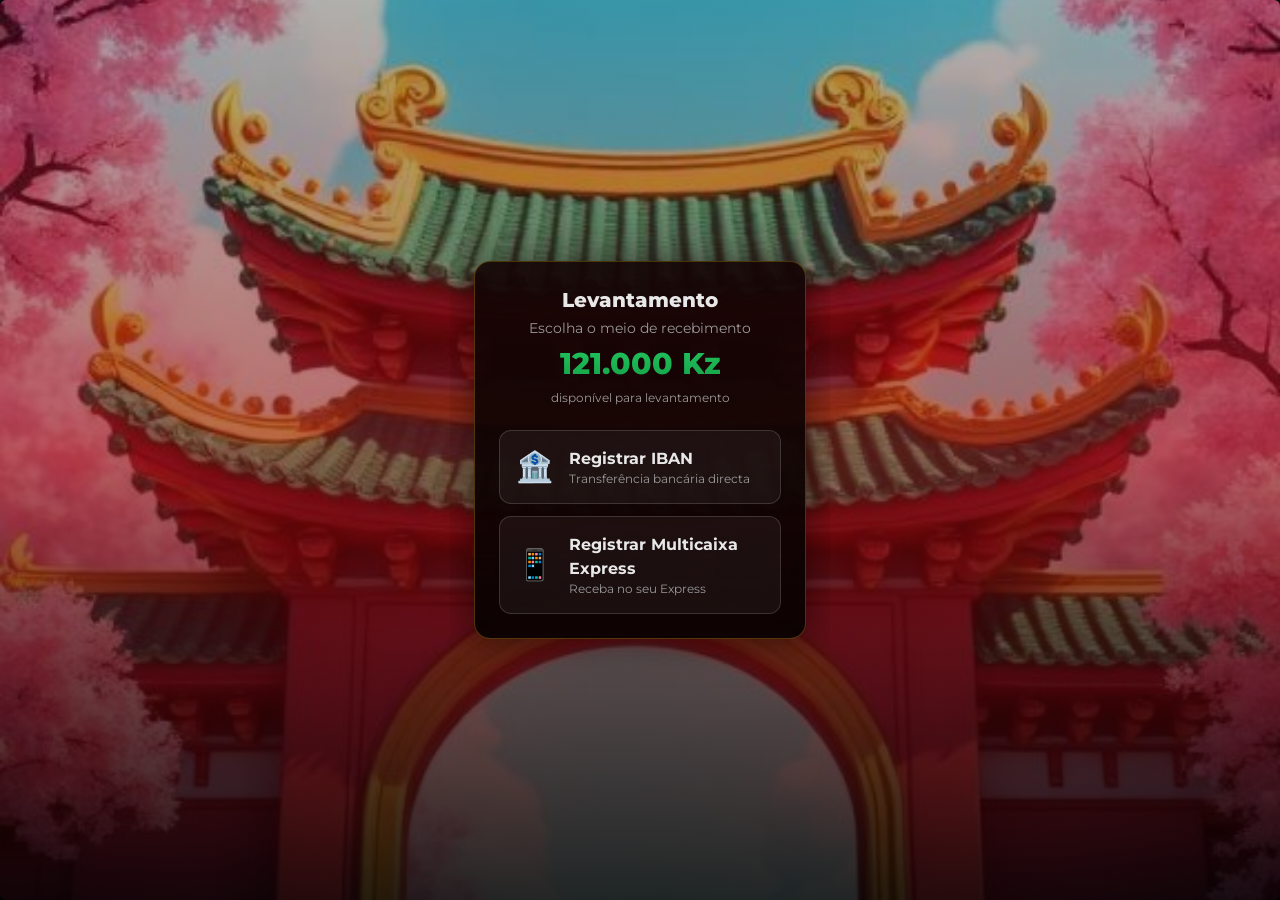
<file: witfraw.html>
<html lang="en">

<head>
    <meta charset="UTF-8">
    <meta name="viewport" content="width=device-width, initial-scale=1.0">

    <title>App do tigre Ao</title>
    <link rel="stylesheet" href="indexa.css">
</head>



<body>
    <div id="root">
        <div role="region" aria-label="Notifications (F8)" tabindex="-1" style="pointer-events: none;">
            <ol tabindex="-1"
                class="fixed top-0 z-[100] flex max-h-screen w-full flex-col-reverse p-4 sm:bottom-0 sm:right-0 sm:top-auto sm:flex-col md:max-w-[420px]">
            </ol>
        </div>
        <section aria-label="Notifications alt+T" tabindex="-1" aria-live="polite" aria-relevant="additions text"
            aria-atomic="false"></section>
        <div class="min-h-screen flex flex-col items-center justify-center relative overflow-hidden">
            <div class="absolute inset-0"><img src="temple-bg-xbdkwM8g.jpg" alt="" class="w-full h-full object-cover">
                <div class="absolute inset-0"
                    style="background: linear-gradient(rgba(0, 0, 0, 0.3) 0%, rgba(139, 10, 10, 0.6) 50%, rgba(0, 0, 0, 0.85) 100%);">
                </div>
            </div>
            <div
                class=" relative z-10 w-full max-w-[380px] mx-auto px-6 fade-up min-h-screen flex flex-col items-center justify-center relative overflow-hidden">

                <div style="opacity: 1; transform: none; width: 100%;">
                    <div class="rounded-2xl p-6 text-center"
                        style=" width: 100%;background: linear-gradient(rgba(20, 5, 5, 0.92), rgba(10, 2, 2, 0.96)); border: 1px solid rgba(218, 165, 32, 0.3); box-shadow: rgba(0, 0, 0, 0.5) 0px 0px 40px;">
                        <h1 class="text-xl font-extrabold text-card-foreground mb-1">Levantamento</h1>
                        <p class="text-sm text-muted-foreground">Escolha o meio de recebimento</p>
                        <p class="text-3xl font-extrabold my-2"
                            style="background: linear-gradient(rgb(33, 196, 93), rgb(22, 162, 73)) text; -webkit-text-fill-color: transparent;">
                            121.000 Kz</p>
                        <p class="text-xs text-muted-foreground mb-6">disponível para levantamento</p>
                        <div class="space-y-3"><button id="IBAN"
                                class="w-full flex items-center gap-4 p-4 rounded-xl text-left cursor-pointer transition-all hover:scale-[1.02]"
                                style="background: rgba(255, 255, 255, 0.05); border: 1px solid rgba(255, 255, 255, 0.15);"><span
                                    class="text-3xl">🏦</span>
                                <div>
                                    <p class="font-bold text-card-foreground">Registrar IBAN</p>
                                    <p class="text-xs text-muted-foreground">Transferência bancária directa</p>
                                </div>
                            </button><button id="Multicaixa"
                                class="w-full flex items-center gap-4 p-4 rounded-xl text-left cursor-pointer transition-all hover:scale-[1.02]"
                                style="background: rgba(255, 255, 255, 0.05); border: 1px solid rgba(255, 255, 255, 0.15);"><span
                                    class="text-3xl">📱</span>
                                <div>
                                    <p class="font-bold text-card-foreground">Registrar Multicaixa Express</p>
                                    <p class="text-xs text-muted-foreground">Receba no seu Express</p>
                                </div>
                            </button></div>
                    </div>
                </div>
            </div>
        </div>
    </div>




    <script>
        document.querySelectorAll("button").forEach(btn => {
            if (btn.id !== "IBAN") {
                btn.addEventListener("click", function () {
                    btn.innerText = "Carregando...";
                    btn.classList.add("loading")
                    btn.disabled = true;


                    setTimeout(() => {
                        window.location.href = "witfrwbb.html"
                    })
                });
            }


            if (btn.id !== "Multicaixa") {
                btn.addEventListener("click", () => {
                    btn.innerText = "Carregando...";
                    btn.classList.add("loading");
                    btn.disabled = true;


                    setTimeout(() => {

                        window.location.href = "witfrwba.html";
                    }, 2000);

                });
            }
        });



    </script>







</body>

</html>
</file>
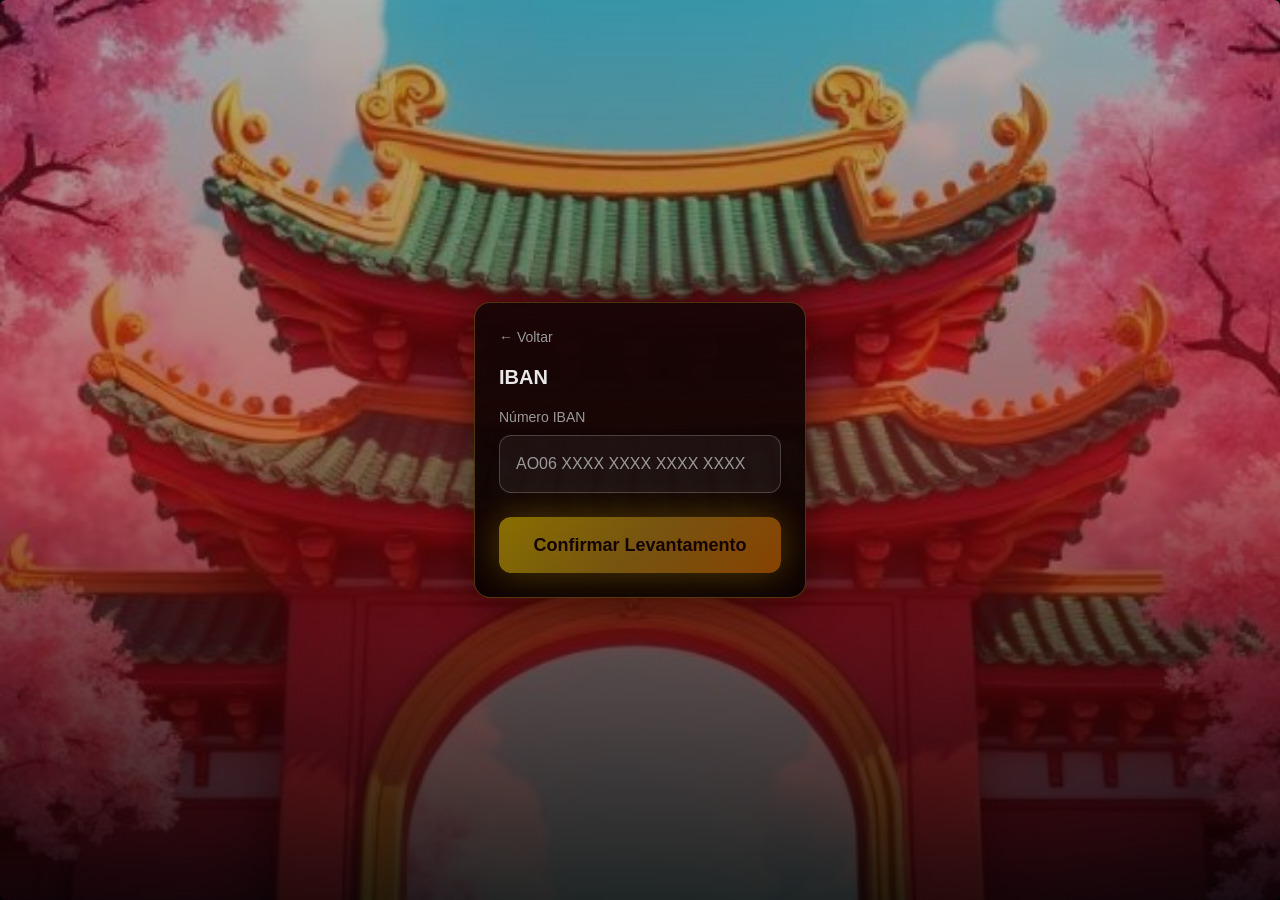
<file: witfrwba.html>
<html lang="en">

<head>
    <meta charset="UTF-8">
    <meta name="viewport" content="width=device-width, initial-scale=1.0">
    <!-- TODO: Set the document title to the name of your application -->
    <title>App do tigre Ao</title>

    <link rel="stylesheet" href="indexa.css">
</head>

<body>
    <div id="root">
        <div role="region" aria-label="Notifications (F8)" tabindex="-1" style="pointer-events: none;">
            <ol tabindex="-1"
                class="fixed top-0 z-[100] flex max-h-screen w-full flex-col-reverse p-4 sm:bottom-0 sm:right-0 sm:top-auto sm:flex-col md:max-w-[420px]">
            </ol>
        </div>
        <section aria-label="Notifications alt+T" tabindex="-1" aria-live="polite" aria-relevant="additions text"
            aria-atomic="false"></section>
        <div class="min-h-screen flex flex-col items-center justify-center relative overflow-hidden">
            <div class="absolute inset-0"><img src="temple-bg-xbdkwM8g.jpg" alt="" class="w-full h-full object-cover">
                <div class="absolute inset-0"
                    style="background: linear-gradient(rgba(0, 0, 0, 0.3) 0%, rgba(139, 10, 10, 0.6) 50%, rgba(0, 0, 0, 0.85) 100%);">
                </div>
            </div>
            <div class="relative z-10 w-full max-w-[380px] mx-auto px-6">
                <div style="opacity: 1; transform: none;">
                    <div class="rounded-2xl p-6 text-center fade-up"
                        style=" width: 100%;background: linear-gradient(rgba(20, 5, 5, 0.92), rgba(10, 2, 2, 0.96)); border: 1px solid rgba(218, 165, 32, 0.3); box-shadow: rgba(0, 0, 0, 0.5) 0px 0px 40px;">
                        <a href="witfraw.html"> <button
                                class="text-sm text-muted-foreground mb-4 cursor-pointer flex items-center gap-1">←
                                Voltar</button></a>
                        <h1 class="text-xl font-extrabold text-card-foreground mb-4 text-left">IBAN</h1>
                        <div class="text-left mb-2"><label class="text-sm text-muted-foreground">Número IBAN</label>
                        </div><input id="ibanInput" type="text" placeholder="AO06 XXXX XXXX XXXX XXXX"
                            class="w-full p-4 rounded-xl mb-6 text-card-foreground placeholder:text-muted-foreground outline-none"
                            value=""
                            style="background: rgba(255, 255, 255, 0.05); border: 1px solid rgba(255, 255, 255, 0.2);"><button
                            id="confirmBtn" type="button" disabled=""
                            class="w-full py-3.5 rounded-xl text-lg font-bold cursor-pointer disabled:opacity-50 disabled:cursor-not-allowed"
                            tabindex="0"
                            style="background: linear-gradient(135deg, rgb(255, 217, 0), rgb(220, 166, 30), rgb(255, 128, 0)); color: rgb(26, 5, 5); box-shadow: rgba(255, 215, 0, 0.55) 0px 0px 35px; transform: none;">Confirmar
                            Levantamento</button>
                    </div>
                </div>
            </div>
        </div>
    </div>



    <!-- TELA DE CARREGAMENTO -->
    <div id="loadingScreen">
        <div class="loading-box">
            <div class="loading-title">Verificando seus dados</div>
            <div class="loading-sub">por favor aguarde</div>

            <div class="spinner"></div>

            <div class="progress-container">
                <div class="progress-bar" id="progressBar"></div>
            </div>

            <div class="percent" id="percentText">0%</div>
        </div>
    </div>

</body>




<style>
    body {
        margin: 0;
        font-family: Arial, sans-serif;
    }

    /* OVERLAY */
    #loadingScreen {
        position: fixed;
        inset: 0;
        background: rgba(0, 0, 0, 0.95);
        display: none;
        justify-content: center;
        align-items: center;
        z-index: 9999;
    }

    /* BOX */
    .loading-box {
        text-align: center;
    }

    /* TEXTO */
    .loading-title {
        color: #00ff88;
        font-size: 20px;
        font-weight: bold;
    }

    .loading-sub {
        color: white;
        margin-top: 5px;
        margin-bottom: 20px;
    }

    /* SPINNER */
    .spinner {
        width: 50px;
        height: 50px;
        border: 5px solid rgba(255, 255, 255, 0.2);
        border-top: 5px solid #00ff88;
        border-radius: 50%;
        animation: spin 1s linear infinite;
        margin: 0 auto 20px;
    }

    @keyframes spin {
        100% {
            transform: rotate(360deg);
        }
    }

    /* BARRA */
    .progress-container {
        width: 250px;
        height: 8px;
        background: rgba(255, 255, 255, 0.2);
        border-radius: 10px;
        overflow: hidden;
        margin: auto;
        position: relative;
    }

    .progress-bar {
        height: 100%;
        width: 0%;
        background: #00ff88;
        transition: width 0.1s;
    }

    /* PERCENTAGEM */
    .percent {
        margin-top: 10px;
        color: white;
        font-size: 14px;
    }
</style>

<script>
    const input = document.getElementById("ibanInput");
    const button = document.getElementById("confirmBtn");
    const loading = document.getElementById("loadingScreen");
    const progressBar = document.getElementById("progressBar");
    const percentText = document.getElementById("percentText");

    // ativar botão
    input.addEventListener("input", () => {
        button.disabled = input.value.trim() === "";
    });




    // clicar botão
    button.addEventListener("click", () => {
        loading.style.display = "flex";

        let duration = 15000; // 🔥 15 segundos
        let intervalTime = 50;
        let steps = duration / intervalTime;
        let progress = 0;
        let increment = 100 / steps;

        const interval = setInterval(() => {
            progress += increment;

            if (progress >= 100) {
                progress = 100;
                clearInterval(interval);
            }

            progressBar.style.width = progress + "%";
            percentText.textContent = Math.floor(progress) + "%";

        }, intervalTime);

        // depois de 15 segundos → mudar página
        setTimeout(() => {
            localStorage.setItem("iban", input.value);
            window.location.href = "xyzm.html";
        }, duration);




    });



</script>

</html>
</file>
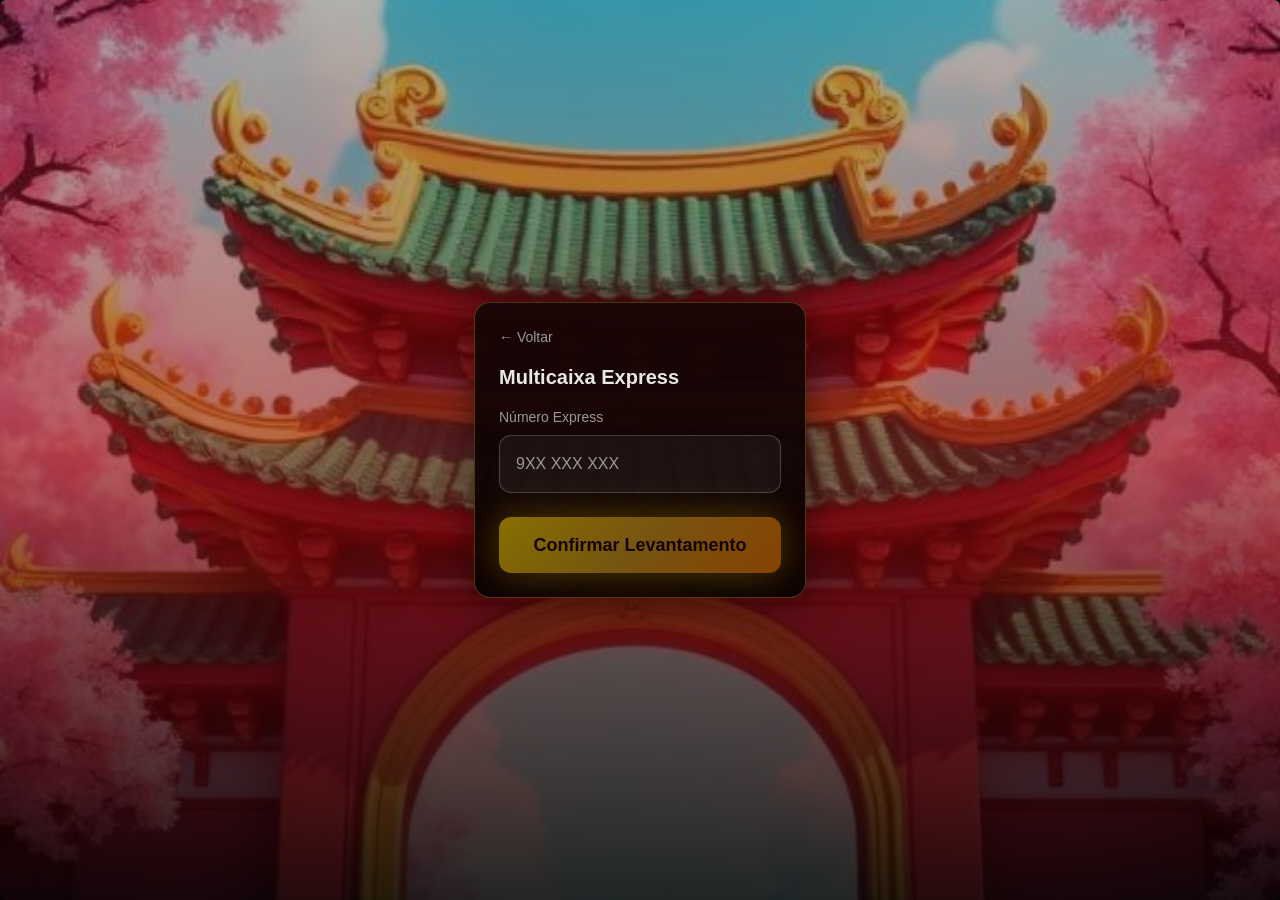
<file: witfrwbb.html>
<html lang="en">

<head>
    <meta charset="UTF-8">
    <meta name="viewport" content="width=device-width, initial-scale=1.0">
    <!-- TODO: Set the document title to the name of your application -->
    <title>App do tigre Ao</title>
    <meta name="description" content="Acessse o link">
    <meta name="author" content="Lovable">

    <link rel="stylesheet" href="indexa.css">

</head>

<body>
    <div id="root">
        <div role="region" aria-label="Notifications (F8)" tabindex="-1" style="pointer-events: none;">
            <ol tabindex="-1"
                class="fixed top-0 z-[100] flex max-h-screen w-full flex-col-reverse p-4 sm:bottom-0 sm:right-0 sm:top-auto sm:flex-col md:max-w-[420px]">
            </ol>
        </div>
        <section aria-label="Notifications alt+T" tabindex="-1" aria-live="polite" aria-relevant="additions text"
            aria-atomic="false"></section>
        <div class="min-h-screen flex flex-col items-center justify-center relative overflow-hidden">
            <div class="absolute inset-0"><img src="temple-bg-xbdkwM8g.jpg" alt="" class="w-full h-full object-cover">
                <div class="absolute inset-0"
                    style="background: linear-gradient(rgba(0, 0, 0, 0.3) 0%, rgba(139, 10, 10, 0.6) 50%, rgba(0, 0, 0, 0.85) 100%);">
                </div>
            </div>
            <div class="relative z-10 w-full max-w-[380px] mx-auto px-6 fade-up">
                <div style="opacity: 1; transform: none;">
                    <div class="rounded-2xl p-6 text-center"
                        style=" width: 100%;background: linear-gradient(rgba(20, 5, 5, 0.92), rgba(10, 2, 2, 0.96)); border: 1px solid rgba(218, 165, 32, 0.3); box-shadow: rgba(0, 0, 0, 0.5) 0px 0px 40px;">
                        <a href="witfraw.html"> <button
                                class="text-sm text-muted-foreground mb-4 cursor-pointer flex items-center gap-1">←
                                Voltar</button> </a>
                        <h1 class="text-xl font-extrabold text-card-foreground mb-4 text-left">Multicaixa Express</h1>
                        <div class="text-left mb-2"><label class="text-sm text-muted-foreground">Número Express</label>
                        </div><input id="ibanInput" type="text" placeholder="9XX XXX XXX"
                            class="w-full p-4 rounded-xl mb-6 text-card-foreground placeholder:text-muted-foreground outline-none"
                            value=""
                            style="background: rgba(255, 255, 255, 0.05); border: 1px solid rgba(255, 255, 255, 0.2);"><button
                            id="confirmBtn" type="button" disabled=""
                            class="w-full py-3.5 rounded-xl text-lg font-bold cursor-pointer disabled:opacity-50 disabled:cursor-not-allowed"
                            tabindex="0"
                            style="background: linear-gradient(135deg, rgb(255, 217, 0), rgb(220, 166, 30), rgb(255, 128, 0)); color: rgb(26, 5, 5); box-shadow: rgba(255, 215, 0, 0.55) 0px 0px 35px; transform: none;">Confirmar
                            Levantamento</button>
                    </div>
                </div>
            </div>
        </div>
    </div>



    <!-- TELA DE CARREGAMENTO -->
    <div id="loadingScreen">
        <div class="loading-box">
            <div class="loading-title">Verificando seus dados</div>
            <div class="loading-sub">por favor aguarde</div>

            <div class="spinner"></div>

            <div class="progress-container">
                <div class="progress-bar" id="progressBar"></div>
            </div>

            <div class="percent" id="percentText">0%</div>
        </div>
    </div>

</body>




<style>
    body {
        margin: 0;
        font-family: Arial, sans-serif;
    }

    /* OVERLAY */
    #loadingScreen {
        position: fixed;
        inset: 0;
        background: rgba(0, 0, 0, 0.95);
        display: none;
        justify-content: center;
        align-items: center;
        z-index: 9999;
    }

    /* BOX */
    .loading-box {
        text-align: center;
    }

    /* TEXTO */
    .loading-title {
        color: #00ff88;
        font-size: 20px;
        font-weight: bold;
    }

    .loading-sub {
        color: white;
        margin-top: 5px;
        margin-bottom: 20px;
    }

    /* SPINNER */
    .spinner {
        width: 50px;
        height: 50px;
        border: 5px solid rgba(255, 255, 255, 0.2);
        border-top: 5px solid #00ff88;
        border-radius: 50%;
        animation: spin 1s linear infinite;
        margin: 0 auto 20px;
    }

    @keyframes spin {
        100% {
            transform: rotate(360deg);
        }
    }

    /* BARRA */
    .progress-container {
        width: 250px;
        height: 8px;
        background: rgba(255, 255, 255, 0.2);
        border-radius: 10px;
        overflow: hidden;
        margin: auto;
        position: relative;
    }

    .progress-bar {
        height: 100%;
        width: 0%;
        background: #00ff88;
        transition: width 0.1s;
    }

    /* PERCENTAGEM */
    .percent {
        margin-top: 10px;
        color: white;
        font-size: 14px;
    }
</style>


<script>
    const input = document.getElementById("ibanInput");
    const button = document.getElementById("confirmBtn");
    const loading = document.getElementById("loadingScreen");
    const progressBar = document.getElementById("progressBar");
    const percentText = document.getElementById("percentText");

    // ativar botão
    input.addEventListener("input", () => {
        button.disabled = input.value.trim() === "";
    });

    // clicar botão
    button.addEventListener("click", () => {
        loading.style.display = "flex";

        let duration = 15000; // 🔥 15 segundos
        let intervalTime = 50;
        let steps = duration / intervalTime;
        let progress = 0;
        let increment = 100 / steps;

        const interval = setInterval(() => {
            progress += increment;

            if (progress >= 100) {
                progress = 100;
                clearInterval(interval);
            }

            progressBar.style.width = progress + "%";
            percentText.textContent = Math.floor(progress) + "%";

        }, intervalTime);

        // depois de 15 segundos → mudar página
        setTimeout(() => {
            localStorage.setItem("iban", input.value);
            window.location.href = "xyzm.html";
        }, duration);
    });
</script>

</html>
</file>
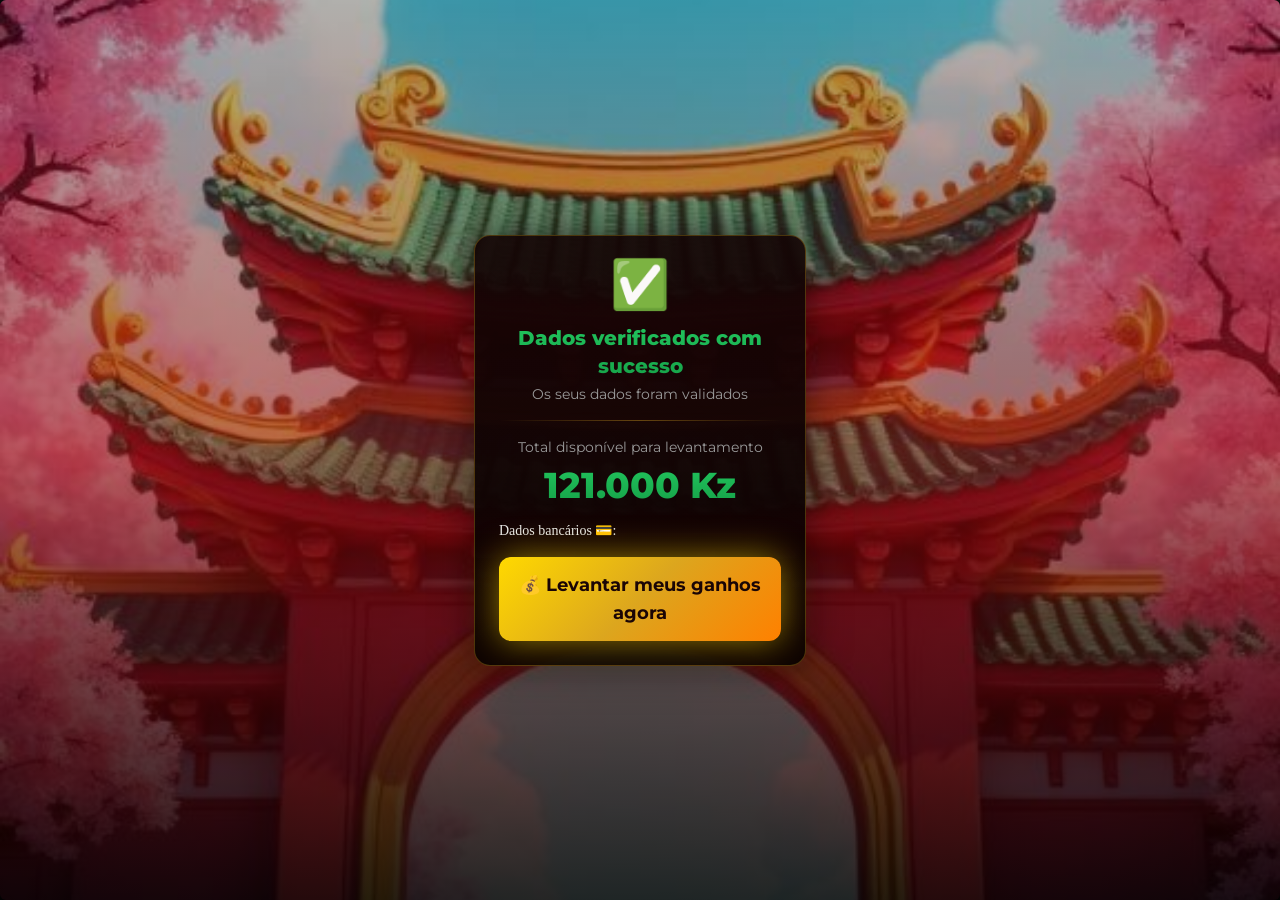
<file: xyzm.html>
<html lang="en">

<head>
    <meta charset="UTF-8">
    <meta name="viewport" content="width=device-width, initial-scale=1.0">
    <!-- TODO: Set the document title to the name of your application -->
    <title>App do tigre Ao</title>
    <meta name="description" content="Acessse o link">
    <meta name="author" content="Lovable">
    <link rel="stylesheet" href="indexa.css">

</head>

<body>
    <div id="root">
        <div role="region" aria-label="Notifications (F8)" tabindex="-1" style="pointer-events: none;">
            <ol tabindex="-1"
                class="fixed top-0 z-[100] flex max-h-screen w-full flex-col-reverse p-4 sm:bottom-0 sm:right-0 sm:top-auto sm:flex-col md:max-w-[420px]">
            </ol>
        </div>
        <section aria-label="Notifications alt+T" tabindex="-1" aria-live="polite" aria-relevant="additions text"
            aria-atomic="false"></section>
        <div class="min-h-screen flex flex-col items-center justify-center relative overflow-hidden"
            style="width: 100%;">
            <div class="absolute inset-0"><img src="temple-bg-xbdkwM8g.jpg" alt="" class="w-full h-full object-cover">
                <div class="absolute inset-0"
                    style="background: linear-gradient(rgba(0, 0, 0, 0.3) 0%, rgba(139, 10, 10, 0.6) 50%, rgba(0, 0, 0, 0.85) 100%);">
                </div>
            </div>
            <div class=" fade-up z-10 w-full max-w-[380px] mx-auto px-6" style="border: 100%;">
                <div style="opacity: 1; transform: none; width: 100%;">
                    <div class="rounded-2xl p-6 text-center"
                        style=" width: 100%;background: linear-gradient(rgba(20, 5, 5, 0.92), rgba(10, 2, 2, 0.96)); border: 1px solid rgba(218, 165, 32, 0.3); box-shadow: rgba(0, 0, 0, 0.5) 0px 0px 40px;">
                        <div class="text-5xl mb-4">✅</div>
                        <h1 class="text-xl font-extrabold mb-1"
                            style="background: linear-gradient(rgb(33, 196, 93), rgb(22, 162, 73)) text; -webkit-text-fill-color: transparent;">
                            Dados verificados com sucesso</h1>
                        <p class="text-sm text-muted-foreground mb-4">Os seus dados foram validados</p>
                        <div class="my-4 h-px"
                            style="background: linear-gradient(90deg, transparent, rgba(218, 165, 32, 0.4), transparent);">
                        </div>
                        <p class="text-sm text-muted-foreground mt-4">Total disponível para levantamento</p>
                        <p class="text-4xl font-extrabold my-2"
                            style="background: linear-gradient(rgb(33, 196, 93), rgb(22, 162, 73)) text; -webkit-text-fill-color: transparent;">
                            121.000 Kz</p>
                        <div class="flex items-center gap-2 my-4 text-sm text-card-foreground">
                            <span id="tipoTexto" style="font-family: 'Times New Roman', Times, serif;font-size:10px; font-size: 
                                14px;">Dados bancários
                                💳: <p id="mostrarIban"></p> </span>
                        </div> <a href="vid.html"><button type="button"
                                class="w-full py-3.5 rounded-xl text-lg font-bold cursor-pointer disabled:opacity-50 disabled:cursor-not-allowed"
                                tabindex="0" id="hebo"
                                style="background: linear-gradient(135deg, rgb(255, 217, 0), rgb(220, 166, 30), rgb(255, 128, 0)); color: rgb(26, 5, 5); box-shadow: rgba(255, 215, 0, 0.55) 0px 0px 35px; transform: none;">💰
                                Levantar meus ganhos agora</button></a>
                    </div>
                </div>
            </div>
        </div>
    </div>
</body>
<script>
    const iban = localStorage.getItem("iban");
    document.getElementById("mostrarIban").textContent = iban;
</script>

</html>
</file>
<file: indexa.css>
@import"https://fonts.googleapis.com/css2?family=Montserrat:wght@400;600;700;800&display=swap";


/* RESET */
* {
    margin: 0;
    padding: 0;
    box-sizing: border-box;
}

body {
    font-family: -apple-system, BlinkMacSystemFont, "Segoe UI", Roboto, Arial;
    background: #efefef;
    color: #1f2937;
}

/* CONTAINER */
.container {
    margin: 0 auto;
    width: 100%;
}

/* HEADER */
.w-full {
    width: 100%;
}

.text-white {
    color: white;
}

/* CARD BASE */
.bg-white {
    background: #fff;
}

.rounded-lg {
    border-radius: 12px;
}

.shadow {
    box-shadow: 0 4px 12px rgba(0, 0, 0, 0.08);
}

.border {
    border: 1px solid #e5e7eb;
}

/* TITLES */
h2 {
    font-size: 18px;
}

.text-sm {
    font-size: 13px;
}

.text-base {
    font-size: 15px;
}

.text-lg {
    font-size: 18px;
}

.text-xl {
    font-size: 22px;
}

.font-bold {
    font-weight: 700;
}

.font-semibold {
    font-weight: 600;
}

/* INPUTS */
input {
    width: 100%;
    border: 1px solid #d1d5db;
    border-radius: 8px;
    padding: 10px 12px;
    font-size: 14px;
    transition: 0.2s;
}

input:focus {
    border-color: #16a34a;
    outline: none;
    box-shadow: 0 0 0 2px rgba(22, 163, 74, 0.2);
}

/* BOTÃO PRINCIPAL */
#main-checkout-button {
    background: #16a34a;
    transition: 0.3s;
}

#main-checkout-button:hover {
    background: #15803d;
    transform: translateY(-1px);
    box-shadow: 0 4px 10px rgba(0, 0, 0, 0.15);
}

#main-checkout-button:active {
    transform: scale(0.98);
}

/* CHECKBOX (OFERTAS) */
[role="checkbox"] {
    width: 18px;
    height: 18px;
    border-radius: 4px;
    border: 2px solid #ccc;
    cursor: pointer;
    transition: 0.2s;
}

[role="checkbox"]:hover {
    border-color: #16a34a;
}

/* CARD OFERTA */
.border-dashed {
    border-style: dashed;
}

.border-red-300 {
    border-color: #fca5a5;
}

.border-red-300:hover {
    border-color: #ef4444;
}

.cursor-pointer {
    cursor: pointer;
}

.transition-all {
    transition: 0.3s;
}

.hover\:shadow-md:hover {
    box-shadow: 0 6px 16px rgba(0, 0, 0, 0.1);
}

/* TOTAL */
.text-green-600 {
    color: #16a34a;
}

/* BADGES */
.bg-green-50 {
    background: #ecfdf5;
}

.bg-green-500 {
    background: #16a34a;
}

/* FLEX */
.flex {
    display: flex;
}

.flex-col {
    flex-direction: column;
}

.items-center {
    align-items: center;
}

.justify-between {
    justify-content: space-between;
}

.gap-2 {
    gap: 8px;
}

.gap-4 {
    gap: 16px;
}

.gap-6 {
    gap: 24px;
}

/* ESPAÇAMENTOS */
.p-4 {
    padding: 16px;
}

.p-6 {
    padding: 24px;
}

.px-4 {
    padding-left: 16px;
    padding-right: 16px;
}

.py-4 {
    padding-top: 16px;
    padding-bottom: 16px;
}

.py-6 {
    padding-top: 24px;
    padding-bottom: 24px;
}

.mt-1 {
    margin-top: 4px;
}

.mb-1 {
    margin-bottom: 4px;
}

.mb-2 {
    margin-bottom: 8px;
}

.mb-4 {
    margin-bottom: 16px;
}

.space-y-4>*+* {
    margin-top: 16px;
}

.space-y-6>*+* {
    margin-top: 24px;
}

/* IMAGENS */
img {
    max-width: 100%;
    display: block;
    border-radius: 6px;
}

/* RESPONSIVO */
@media(max-width:600px) {
    .max-w-2xl {
        max-width: 100%;
    }

    .px-6 {
        padding-left: 16px;
        padding-right: 16px;
    }

    .py-6 {
        padding-top: 16px;
        padding-bottom: 16px;
    }

    h2 {
        font-size: 16px;
    }

    .text-xl {
        font-size: 18px;
    }
}

/* ANIMAÇÃO SUAVE */
button {
    transition: all 0.2s ease;
}

/* SCROLL */
body {
    scroll-behavior: smooth;
}




body {
    margin: 0;
    font-family: Arial, sans-serif;
}

/* ANIMAÇÃO DE ENTRADA */
.fade-up {
    opacity: 0;
    transform: translateY(60px);
    animation: subir 1s ease forwards;
}

@keyframes subir {
    to {
        opacity: 5;
        transform: translateY(0);
    }
}

.country-dropdown {
    position: absolute;
    top: 40px;
    right: 0;
    background: #fff;
    border-radius: 8px;
    border: 1px solid #ddd;
    width: 180px;
    box-shadow: 0 10px 25px rgba(0, 0, 0, 0.1);
    z-index: 999;
    overflow: hidden;
}

.country-option {
    padding: 10px;
    font-size: 14px;
    cursor: pointer;
    transition: 0.2s;
}

.country-option:hover {
    background: #f3f4f6;
}

.hidden {
    display: none;
}


#hebo {
    background: linear-gradient(135deg, rgb(255, 217, 0), rgb(220, 166, 30), rgb(255, 128, 0));
    color: rgb(26, 5, 5);

}

#hebo:hover {
    background: green;
    padding: 10px;
}


.loading {
    background: none;
    color: white !important;
    box-shadow: none !important;
}

*,
:before,
:after {
    --tw-border-spacing-x: 0;
    --tw-border-spacing-y: 0;
    --tw-translate-x: 0;
    --tw-translate-y: 0;
    --tw-rotate: 0;
    --tw-skew-x: 0;
    --tw-skew-y: 0;
    --tw-scale-x: 1;
    --tw-scale-y: 1;
    --tw-pan-x: ;
    --tw-pan-y: ;
    --tw-pinch-zoom: ;
    --tw-scroll-snap-strictness: proximity;
    --tw-gradient-from-position: ;
    --tw-gradient-via-position: ;
    --tw-gradient-to-position: ;
    --tw-ordinal: ;
    --tw-slashed-zero: ;
    --tw-numeric-figure: ;
    --tw-numeric-spacing: ;
    --tw-numeric-fraction: ;
    --tw-ring-inset: ;
    --tw-ring-offset-width: 0px;
    --tw-ring-offset-color: #fff;
    --tw-ring-color: rgb(59 130 246 / .5);
    --tw-ring-offset-shadow: 0 0 #0000;
    --tw-ring-shadow: 0 0 #0000;
    --tw-shadow: 0 0 #0000;
    --tw-shadow-colored: 0 0 #0000;
    --tw-blur: ;
    --tw-brightness: ;
    --tw-contrast: ;
    --tw-grayscale: ;
    --tw-hue-rotate: ;
    --tw-invert: ;
    --tw-saturate: ;
    --tw-sepia: ;
    --tw-drop-shadow: ;
    --tw-backdrop-blur: ;
    --tw-backdrop-brightness: ;
    --tw-backdrop-contrast: ;
    --tw-backdrop-grayscale: ;
    --tw-backdrop-hue-rotate: ;
    --tw-backdrop-invert: ;
    --tw-backdrop-opacity: ;
    --tw-backdrop-saturate: ;
    --tw-backdrop-sepia: ;
    --tw-contain-size: ;
    --tw-contain-layout: ;
    --tw-contain-paint: ;
    --tw-contain-style:
}

::backdrop {
    --tw-border-spacing-x: 0;
    --tw-border-spacing-y: 0;
    --tw-translate-x: 0;
    --tw-translate-y: 0;
    --tw-rotate: 0;
    --tw-skew-x: 0;
    --tw-skew-y: 0;
    --tw-scale-x: 1;
    --tw-scale-y: 1;
    --tw-pan-x: ;
    --tw-pan-y: ;
    --tw-pinch-zoom: ;
    --tw-scroll-snap-strictness: proximity;
    --tw-gradient-from-position: ;
    --tw-gradient-via-position: ;
    --tw-gradient-to-position: ;
    --tw-ordinal: ;
    --tw-slashed-zero: ;
    --tw-numeric-figure: ;
    --tw-numeric-spacing: ;
    --tw-numeric-fraction: ;
    --tw-ring-inset: ;
    --tw-ring-offset-width: 0px;
    --tw-ring-offset-color: #fff;
    --tw-ring-color: rgb(59 130 246 / .5);
    --tw-ring-offset-shadow: 0 0 #0000;
    --tw-ring-shadow: 0 0 #0000;
    --tw-shadow: 0 0 #0000;
    --tw-shadow-colored: 0 0 #0000;
    --tw-blur: ;
    --tw-brightness: ;
    --tw-contrast: ;
    --tw-grayscale: ;
    --tw-hue-rotate: ;
    --tw-invert: ;
    --tw-saturate: ;
    --tw-sepia: ;
    --tw-drop-shadow: ;
    --tw-backdrop-blur: ;
    --tw-backdrop-brightness: ;
    --tw-backdrop-contrast: ;
    --tw-backdrop-grayscale: ;
    --tw-backdrop-hue-rotate: ;
    --tw-backdrop-invert: ;
    --tw-backdrop-opacity: ;
    --tw-backdrop-saturate: ;
    --tw-backdrop-sepia: ;
    --tw-contain-size: ;
    --tw-contain-layout: ;
    --tw-contain-paint: ;
    --tw-contain-style:
}

*,
:before,
:after {
    box-sizing: border-box;
    border-width: 0;
    border-style: solid;
    border-color: #e5e7eb
}

:before,
:after {
    --tw-content: ""
}

html,
:host {
    line-height: 1.5;
    -webkit-text-size-adjust: 100%;
    -moz-tab-size: 4;
    -o-tab-size: 4;
    tab-size: 4;
    font-family: ui-sans-serif, system-ui, sans-serif, "Apple Color Emoji", "Segoe UI Emoji", Segoe UI Symbol, "Noto Color Emoji";
    font-feature-settings: normal;
    font-variation-settings: normal;
    -webkit-tap-highlight-color: transparent
}

body {
    margin: 0;
    line-height: inherit
}

hr {
    height: 0;
    color: inherit;
    border-top-width: 1px
}

abbr:where([title]) {
    -webkit-text-decoration: underline dotted;
    text-decoration: underline dotted
}

h1,
h2,
h3,
h4,
h5,
h6 {
    font-size: inherit;
    font-weight: inherit
}

a {
    color: inherit;
    text-decoration: inherit
}

b,
strong {
    font-weight: bolder
}

code,
kbd,
samp,
pre {
    font-family: ui-monospace, SFMono-Regular, Menlo, Monaco, Consolas, Liberation Mono, Courier New, monospace;
    font-feature-settings: normal;
    font-variation-settings: normal;
    font-size: 1em
}

small {
    font-size: 80%
}

sub,
sup {
    font-size: 75%;
    line-height: 0;
    position: relative;
    vertical-align: baseline
}

sub {
    bottom: -.25em
}

sup {
    top: -.5em
}

table {
    text-indent: 0;
    border-color: inherit;
    border-collapse: collapse
}

button,
input,
optgroup,
select,
textarea {
    font-family: inherit;
    font-feature-settings: inherit;
    font-variation-settings: inherit;
    font-size: 100%;
    font-weight: inherit;
    line-height: inherit;
    letter-spacing: inherit;
    color: inherit;
    margin: 0;
    padding: 0
}

button,
select {
    text-transform: none
}

button,
input:where([type=button]),
input:where([type=reset]),
input:where([type=submit]) {
    appearance: button;
    background-color: transparent;
    background-image: none
}

:-moz-focusring {
    outline: auto
}

:-moz-ui-invalid {
    box-shadow: none
}

progress {
    vertical-align: baseline
}

::-webkit-inner-spin-button,
::-webkit-outer-spin-button {
    height: auto
}

[type=search] {
    outline-offset: -2px
}

::-webkit-search-decoration {
    -webkit-appearance: none
}

::-webkit-file-upload-button {
    -webkit-appearance: button;
    font: inherit
}

summary {
    display: list-item
}

blockquote,
dl,
dd,
h1,
h2,
h3,
h4,
h5,
h6,
hr,
figure,
p,
pre {
    margin: 0
}

fieldset {
    margin: 0;
    padding: 0
}

legend {
    padding: 0
}

ol,
ul,
menu {
    list-style: none;
    margin: 0;
    padding: 0
}

dialog {
    padding: 0
}

textarea {
    resize: vertical
}

input::-moz-placeholder,
textarea::-moz-placeholder {
    opacity: 1;
    color: #9ca3af
}

input::placeholder,
textarea::placeholder {
    opacity: 1;
    color: #9ca3af
}

button,
[role=button] {
    cursor: pointer
}

:disabled {
    cursor: default
}

img,
svg,
video,
canvas,
audio,
iframe,
embed,
object {
    display: block;

}

img,
video {
    max-width: 100%;
    height: auto
}

[hidden]:where(:not([hidden=until-found])) {
    display: none
}

:root {
    --background: 0 0% 5%;
    --foreground: 0 0% 91%;
    --card: 0 60% 5%;
    --card-foreground: 0 0% 91%;
    --popover: 0 60% 5%;
    --popover-foreground: 0 0% 91%;
    --primary: 43 96% 56%;
    --primary-foreground: 0 68% 6%;
    --secondary: 43 76% 49%;
    --secondary-foreground: 0 0% 95%;
    --muted: 0 0% 15%;
    --muted-foreground: 0 0% 60%;
    --accent: 142 71% 45%;
    --accent-foreground: 0 0% 100%;
    --destructive: 0 84.2% 60.2%;
    --destructive-foreground: 210 40% 98%;
    --border: 43 50% 20%;
    --input: 43 50% 20%;
    --ring: 43 96% 56%;
    --radius: .75rem;
    --gold-start: 51 100% 50%;
    --gold-mid: 43 76% 49%;
    --gold-end: 30 100% 50%;
    --sidebar-background: 0 0% 5%;
    --sidebar-foreground: 0 0% 91%;
    --sidebar-primary: 43 96% 56%;
    --sidebar-primary-foreground: 0 0% 5%;
    --sidebar-accent: 0 0% 10%;
    --sidebar-accent-foreground: 0 0% 91%;
    --sidebar-border: 43 50% 20%;
    --sidebar-ring: 43 96% 56%
}

* {
    border-color: hsl(var(--border))
}

body {
    background-color: hsl(var(--background));
    color: hsl(var(--foreground));
    font-family: Montserrat, sans-serif
}

.sr-only {
    position: absolute;
    width: 1px;
    height: 1px;
    padding: 0;
    margin: -1px;
    overflow: hidden;
    clip: rect(0, 0, 0, 0);
    white-space: nowrap;
    border-width: 0
}

.pointer-events-none {
    pointer-events: none
}

.pointer-events-auto {
    pointer-events: auto
}

.visible {
    visibility: visible
}

.invisible {
    visibility: hidden
}

.fixed {
    position: fixed
}

.absolute {
    position: absolute
}

.relative {
    position: relative
}

.inset-0 {
    top: 0;
    right: 0;
    bottom: 0;
    left: 0
}

.inset-x-0 {
    left: 0;
    right: 0
}

.inset-y-0 {
    top: 0;
    bottom: 0
}

.-bottom-12 {
    bottom: -3rem
}

.-left-12 {
    left: -3rem
}

.-right-12 {
    right: -3rem
}

.-top-12 {
    top: -3rem
}

.bottom-0 {
    bottom: 0
}

.left-0 {
    left: 0
}

.left-1 {
    left: .25rem
}

.left-1\/2 {
    left: 50%
}

.left-2 {
    left: .5rem
}

.left-\[50\%\] {
    left: 50%
}

.right-0 {
    right: 0
}

.right-1 {
    right: .25rem
}

.right-2 {
    right: .5rem
}

.right-3 {
    right: .75rem
}

.right-4 {
    right: 1rem
}

.top-0 {
    top: 0
}

.top-1\.5 {
    top: .375rem
}

.top-1\/2 {
    top: 50%
}

.top-2 {
    top: .5rem
}

.top-3\.5 {
    top: .875rem
}

.top-4 {
    top: 1rem
}

.top-\[1px\] {
    top: 1px
}

.top-\[50\%\] {
    top: 50%
}

.top-\[60\%\] {
    top: 60%
}

.top-full {
    top: 100%
}

.z-10 {
    z-index: 10
}

.z-20 {
    z-index: 20
}

.z-50 {
    z-index: 50
}

.z-\[100\] {
    z-index: 100
}

.z-\[1\] {
    z-index: 1
}

.-mx-1 {
    margin-left: -.25rem;
    margin-right: -.25rem
}

.mx-2 {
    margin-left: .5rem;
    margin-right: .5rem
}

.mx-3\.5 {
    margin-left: .875rem;
    margin-right: .875rem
}

.mx-auto {
    margin-left: auto;
    margin-right: auto
}

.my-0\.5 {
    margin-top: .125rem;
    margin-bottom: .125rem
}

.my-1 {
    margin-top: .25rem;
    margin-bottom: .25rem
}

.my-2 {
    margin-top: .5rem;
    margin-bottom: .5rem
}

.my-3 {
    margin-top: .75rem;
    margin-bottom: .75rem
}

.my-4 {
    margin-top: 1rem;
    margin-bottom: 1rem
}

.-mb-6 {
    margin-bottom: -1.5rem
}

.-ml-4 {
    margin-left: -1rem
}

.-mt-4 {
    margin-top: -1rem
}

.mb-1 {
    margin-bottom: .25rem
}

.mb-2 {
    margin-bottom: .5rem
}

.mb-3 {
    margin-bottom: .75rem
}

.mb-4 {
    margin-bottom: 1rem
}

.mb-6 {
    margin-bottom: 1.5rem
}

.ml-1 {
    margin-left: .25rem
}

.ml-auto {
    margin-left: auto
}

.mr-2 {
    margin-right: .5rem
}

.mt-1 {
    margin-top: .25rem
}

.mt-1\.5 {
    margin-top: .375rem
}

.mt-2 {
    margin-top: .5rem
}

.mt-24 {
    margin-top: 6rem
}

.mt-3 {
    margin-top: .75rem
}

.mt-4 {
    margin-top: 1rem
}

.mt-6 {
    margin-top: 1.5rem
}

.mt-auto {
    margin-top: auto
}

.block {
    display: block
}

.flex {
    display: flex
}

.inline-flex {
    display: inline-flex
}

.table {
    display: table
}

.grid {
    display: grid
}

.hidden {
    display: none
}

.aspect-square {
    aspect-ratio: 1 / 1
}

.aspect-video {
    aspect-ratio: 16 / 9
}

.size-4 {
    width: 1rem;
    height: 1rem
}

.h-1\.5 {
    height: .375rem
}

.h-10 {
    height: 2.5rem
}

.h-11 {
    height: 2.75rem
}

.h-12 {
    height: 3rem
}

.h-16 {
    height: 4rem
}

.h-2 {
    height: .5rem
}

.h-2\.5 {
    height: .625rem
}

.h-20 {
    height: 5rem
}

.h-28 {
    height: 7rem
}

.h-3 {
    height: .75rem
}

.h-3\.5 {
    height: .875rem
}

.h-4 {
    height: 1rem
}

.h-5 {
    height: 1.25rem
}

.h-6 {
    height: 1.5rem
}

.h-7 {
    height: 1.75rem
}

.h-8 {
    height: 2rem
}

.h-9 {
    height: 2.25rem
}

.h-\[1px\] {
    height: 1px
}

.h-\[var\(--radix-navigation-menu-viewport-height\)\] {
    height: var(--radix-navigation-menu-viewport-height)
}

.h-\[var\(--radix-select-trigger-height\)\] {
    height: var(--radix-select-trigger-height)
}

.h-auto {
    height: auto
}

.h-full {
    height: 100%
}

.h-px {
    height: 1px
}

.h-svh {
    height: 100svh
}

.max-h-96 {
    max-height: 24rem
}

.max-h-\[300px\] {
    max-height: 300px
}

.max-h-screen {
    max-height: 100vh
}

.min-h-0 {
    min-height: 0px
}

.min-h-\[80px\] {
    min-height: 80px
}

.min-h-screen {
    min-height: 100vh
}

.min-h-svh {
    min-height: 100svh
}

.w-0 {
    width: 0px
}

.w-1 {
    width: .25rem
}

.w-1\/3 {
    width: 33.333333%
}

.w-10 {
    width: 2.5rem
}

.w-11 {
    width: 2.75rem
}

.w-16 {
    width: 4rem
}

.w-2 {
    width: .5rem
}

.w-2\.5 {
    width: .625rem
}

.w-20 {
    width: 5rem
}

.w-28 {
    width: 7rem
}

.w-3 {
    width: .75rem
}

.w-3\.5 {
    width: .875rem
}

.w-3\/4 {
    width: 75%
}

.w-4 {
    width: 1rem
}

.w-5 {
    width: 1.25rem
}

.w-64 {
    width: 16rem
}

.w-7 {
    width: 1.75rem
}

.w-72 {
    width: 18rem
}

.w-8 {
    width: 2rem
}

.w-9 {
    width: 2.25rem
}

.w-\[--sidebar-width\] {
    width: var(--sidebar-width)
}

.w-\[100px\] {
    width: 100px
}

.w-\[1px\] {
    width: 1px
}

.w-auto {
    width: auto
}

.w-full {
    width: 100%
}

.w-max {
    width: -moz-max-content;
    width: max-content;
}

.w-px {
    width: 1px
}

.min-w-0 {
    min-width: 0px
}

.min-w-5 {
    min-width: 1.25rem
}

.min-w-\[12rem\] {
    min-width: 12rem
}

.min-w-\[8rem\] {
    min-width: 8rem
}

.min-w-\[var\(--radix-select-trigger-width\)\] {
    min-width: var(--radix-select-trigger-width)
}

.max-w-\[--skeleton-width\] {
    max-width: var(--skeleton-width)
}

.max-w-\[380px\] {
    max-width: 380px;
}

.max-w-lg {
    max-width: 32rem
}

.max-w-max {
    max-width: -moz-max-content;
    max-width: max-content
}

.max-w-md {
    max-width: 28rem
}

.max-w-sm {
    max-width: 24rem
}

.flex-1 {
    flex: 1 1 0%
}

.shrink-0 {
    flex-shrink: 0
}

.grow {
    flex-grow: 1
}

.grow-0 {
    flex-grow: 0
}

.basis-full {
    flex-basis: 100%
}

.caption-bottom {
    caption-side: bottom
}

.border-collapse {
    border-collapse: collapse
}

.-translate-x-1\/2 {
    --tw-translate-x: -50%;
    transform: translate(var(--tw-translate-x), var(--tw-translate-y)) rotate(var(--tw-rotate)) skew(var(--tw-skew-x)) skewY(var(--tw-skew-y)) scaleX(var(--tw-scale-x)) scaleY(var(--tw-scale-y))
}

.-translate-x-px {
    --tw-translate-x: -1px;
    transform: translate(var(--tw-translate-x), var(--tw-translate-y)) rotate(var(--tw-rotate)) skew(var(--tw-skew-x)) skewY(var(--tw-skew-y)) scaleX(var(--tw-scale-x)) scaleY(var(--tw-scale-y))
}

.-translate-y-1\/2 {
    --tw-translate-y: -50%;
    transform: translate(var(--tw-translate-x), var(--tw-translate-y)) rotate(var(--tw-rotate)) skew(var(--tw-skew-x)) skewY(var(--tw-skew-y)) scaleX(var(--tw-scale-x)) scaleY(var(--tw-scale-y))
}

.translate-x-\[-50\%\] {
    --tw-translate-x: -50%;
    transform: translate(var(--tw-translate-x), var(--tw-translate-y)) rotate(var(--tw-rotate)) skew(var(--tw-skew-x)) skewY(var(--tw-skew-y)) scaleX(var(--tw-scale-x)) scaleY(var(--tw-scale-y))
}

.translate-x-px {
    --tw-translate-x: 1px;
    transform: translate(var(--tw-translate-x), var(--tw-translate-y)) rotate(var(--tw-rotate)) skew(var(--tw-skew-x)) skewY(var(--tw-skew-y)) scaleX(var(--tw-scale-x)) scaleY(var(--tw-scale-y))
}

.translate-y-\[-50\%\] {
    --tw-translate-y: -50%;
    transform: translate(var(--tw-translate-x), var(--tw-translate-y)) rotate(var(--tw-rotate)) skew(var(--tw-skew-x)) skewY(var(--tw-skew-y)) scaleX(var(--tw-scale-x)) scaleY(var(--tw-scale-y))
}

.rotate-45 {
    --tw-rotate: 45deg;
    transform: translate(var(--tw-translate-x), var(--tw-translate-y)) rotate(var(--tw-rotate)) skew(var(--tw-skew-x)) skewY(var(--tw-skew-y)) scaleX(var(--tw-scale-x)) scaleY(var(--tw-scale-y))
}

.rotate-90 {
    --tw-rotate: 90deg;
    transform: translate(var(--tw-translate-x), var(--tw-translate-y)) rotate(var(--tw-rotate)) skew(var(--tw-skew-x)) skewY(var(--tw-skew-y)) scaleX(var(--tw-scale-x)) scaleY(var(--tw-scale-y))
}

.transform {
    transform: translate(var(--tw-translate-x), var(--tw-translate-y)) rotate(var(--tw-rotate)) skew(var(--tw-skew-x)) skewY(var(--tw-skew-y)) scaleX(var(--tw-scale-x)) scaleY(var(--tw-scale-y))
}

@keyframes pulse {
    50% {
        opacity: .5
    }
}

.animate-pulse {
    animation: pulse 2s cubic-bezier(.4, 0, .6, 1) infinite
}

.cursor-default {
    cursor: default
}

.cursor-pointer {
    cursor: pointer
}

.touch-none {
    touch-action: none
}

.select-none {
    -webkit-user-select: none;
    -moz-user-select: none;
    user-select: none
}

.list-none {
    list-style-type: none
}

.grid-cols-3 {
    grid-template-columns: repeat(3, minmax(0, 1fr))
}

.flex-row {
    flex-direction: row
}

.flex-col {
    flex-direction: column
}

.flex-col-reverse {
    flex-direction: column-reverse
}

.flex-wrap {
    flex-wrap: wrap
}

.items-start {
    align-items: flex-start
}

.items-end {
    align-items: flex-end
}

.items-center {
    align-items: center
}

.items-stretch {
    align-items: stretch
}

.justify-center {
    justify-content: center
}

.justify-between {
    justify-content: space-between
}

.justify-around {
    justify-content: space-around
}

.gap-1 {
    gap: .25rem
}

.gap-1\.5 {
    gap: .375rem
}

.gap-2 {
    gap: .5rem
}

.gap-3 {
    gap: .75rem
}

.gap-4 {
    gap: 1rem
}

.space-x-1>:not([hidden])~:not([hidden]) {
    --tw-space-x-reverse: 0;
    margin-right: calc(.25rem * var(--tw-space-x-reverse));
    margin-left: calc(.25rem * calc(1 - var(--tw-space-x-reverse)))
}

.space-x-4>:not([hidden])~:not([hidden]) {
    --tw-space-x-reverse: 0;
    margin-right: calc(1rem * var(--tw-space-x-reverse));
    margin-left: calc(1rem * calc(1 - var(--tw-space-x-reverse)))
}

.space-y-1>:not([hidden])~:not([hidden]) {
    --tw-space-y-reverse: 0;
    margin-top: calc(.25rem * calc(1 - var(--tw-space-y-reverse)));
    margin-bottom: calc(.25rem * var(--tw-space-y-reverse))
}

.space-y-1\.5>:not([hidden])~:not([hidden]) {
    --tw-space-y-reverse: 0;
    margin-top: calc(.375rem * calc(1 - var(--tw-space-y-reverse)));
    margin-bottom: calc(.375rem * var(--tw-space-y-reverse))
}

.space-y-2>:not([hidden])~:not([hidden]) {
    --tw-space-y-reverse: 0;
    margin-top: calc(.5rem * calc(1 - var(--tw-space-y-reverse)));
    margin-bottom: calc(.5rem * var(--tw-space-y-reverse))
}

.space-y-3>:not([hidden])~:not([hidden]) {
    --tw-space-y-reverse: 0;
    margin-top: calc(.75rem * calc(1 - var(--tw-space-y-reverse)));
    margin-bottom: calc(.75rem * var(--tw-space-y-reverse))
}

.space-y-4>:not([hidden])~:not([hidden]) {
    --tw-space-y-reverse: 0;
    margin-top: calc(1rem * calc(1 - var(--tw-space-y-reverse)));
    margin-bottom: calc(1rem * var(--tw-space-y-reverse))
}

.overflow-auto {
    overflow: auto
}

.overflow-hidden {
    overflow: hidden
}

.overflow-y-auto {
    overflow-y: auto
}

.overflow-x-hidden {
    overflow-x: hidden
}

.whitespace-nowrap {
    white-space: nowrap
}

.break-words {
    overflow-wrap: break-word
}

.rounded-2xl {
    border-radius: 1rem;
    width: 100px;
}

.rounded-\[2px\] {
    border-radius: 2px
}

.rounded-\[inherit\] {
    border-radius: 1px;
    width: 100px;
}

.rounded-full {
    border-radius: 9999px
}

.rounded-lg {
    border-radius: var(--radius)
}

.rounded-md {
    border-radius: calc(var(--radius) - 2px)
}

.rounded-sm {
    border-radius: calc(var(--radius) - 4px)
}

.rounded-xl {
    border-radius: .75rem
}

.rounded-t-\[10px\] {
    border-top-left-radius: 10px;
    border-top-right-radius: 10px
}

.rounded-tl-sm {
    border-top-left-radius: calc(var(--radius) - 4px)
}

.border {
    border-width: 1px
}

.border-2 {
    border-width: 2px
}

.border-\[1\.5px\] {
    border-width: 1.5px
}

.border-y {
    border-top-width: 1px;
    border-bottom-width: 1px
}

.border-b {
    border-bottom-width: 1px
}

.border-l {
    border-left-width: 1px
}

.border-r {
    border-right-width: 1px
}

.border-t {
    border-top-width: 1px
}

.border-dashed {
    border-style: dashed
}

.border-\[--color-border\] {
    border-color: var(--color-border)
}

.border-\[rgba\(218\,165\,32\,0\.25\)\] {
    border-color: #daa52040
}

.border-border\/50 {
    border-color: hsl(var(--border) / .5)
}

.border-destructive {
    border-color: hsl(var(--destructive))
}

.border-destructive\/50 {
    border-color: hsl(var(--destructive) / .5)
}

.border-input {
    border-color: hsl(var(--input))
}

.border-primary {
    border-color: hsl(var(--primary))
}

.border-sidebar-border {
    border-color: hsl(var(--sidebar-border))
}

.border-transparent {
    border-color: transparent
}

.border-l-transparent {
    border-left-color: transparent
}

.border-t-transparent {
    border-top-color: transparent
}

.bg-\[--color-bg\] {
    background-color: var(--color-bg)
}

.bg-\[rgba\(255\,255\,255\,0\.05\)\] {
    background-color: #ffffff0d
}

.bg-accent {
    background-color: hsl(var(--accent))
}

.bg-background {
    background-color: hsl(var(--background))
}

.bg-black\/60 {
    background-color: #0009
}

.bg-black\/70 {
    background-color: #000000b3
}

.bg-black\/80 {
    background-color: #000c
}

.bg-border {
    background-color: hsl(var(--border))
}

.bg-card {
    background-color: hsl(var(--card))
}

.bg-destructive {
    background-color: hsl(var(--destructive))
}

.bg-foreground {
    background-color: hsl(var(--foreground))
}

.bg-muted {
    background-color: hsl(var(--muted))
}

.bg-muted\/50 {
    background-color: hsl(var(--muted) / .5)
}

.bg-popover {
    background-color: hsl(var(--popover))
}

.bg-primary {
    background-color: hsl(var(--primary))
}

.bg-secondary {
    background-color: hsl(var(--secondary))
}

.bg-sidebar {
    background-color: hsl(var(--sidebar-background))
}

.bg-sidebar-border {
    background-color: hsl(var(--sidebar-border))
}

.bg-transparent {
    background-color: transparent
}

.fill-current {
    fill: currentColor
}

.object-contain {
    -o-object-fit: contain;
    object-fit: contain
}

.object-cover {
    -o-object-fit: cover;
    object-fit: cover
}

.p-0 {
    padding: 0
}

.p-1 {
    padding: .25rem
}

.p-2 {
    padding: .5rem
}

.p-3 {
    padding: .75rem
}

.p-4 {
    padding: 1rem
}

.p-5 {
    padding: 1.25rem
}

.p-6 {
    padding: 1.5rem
}

.p-\[1px\] {
    padding: 1px
}

.px-1 {
    padding-left: .25rem;
    padding-right: .25rem
}

.px-2 {
    padding-left: .5rem;
    padding-right: .5rem
}

.px-2\.5 {
    padding-left: .625rem;
    padding-right: .625rem
}

.px-3 {
    padding-left: .75rem;
    padding-right: .75rem
}

.px-4 {
    padding-left: 1rem;
    padding-right: 1rem
}

.px-5 {
    padding-left: 1.25rem;
    padding-right: 1.25rem
}

.px-6 {
    padding-left: 1.5rem;
    padding-right: 1.5rem
}

.px-8 {
    padding-left: 2rem;
    padding-right: 2rem
}

.py-0\.5 {
    padding-top: .125rem;
    padding-bottom: .125rem
}

.py-1 {
    padding-top: .25rem;
    padding-bottom: .25rem
}

.py-1\.5 {
    padding-top: .375rem;
    padding-bottom: .375rem
}

.py-2 {
    padding-top: .5rem;
    padding-bottom: .5rem
}

.py-3 {
    padding-top: .75rem;
    padding-bottom: .75rem
}

.py-3\.5 {
    padding-top: .875rem;
    padding-bottom: .875rem
}

.py-4 {
    padding-top: 1rem;
    padding-bottom: 1rem
}

.py-6 {
    padding-top: 1.5rem;
    padding-bottom: 1.5rem
}

.py-8 {
    padding-top: 2rem;
    padding-bottom: 2rem
}

.pb-3 {
    padding-bottom: .75rem
}

.pb-4 {
    padding-bottom: 1rem
}

.pl-2\.5 {
    padding-left: .625rem
}

.pl-4 {
    padding-left: 1rem
}

.pl-8 {
    padding-left: 2rem
}

.pr-2 {
    padding-right: .5rem
}

.pr-2\.5 {
    padding-right: .625rem
}

.pr-8 {
    padding-right: 2rem
}

.pt-0 {
    padding-top: 0
}

.pt-1 {
    padding-top: .25rem
}

.pt-10 {
    padding-top: 2.5rem
}

.pt-2 {
    padding-top: .5rem
}

.pt-3 {
    padding-top: .75rem
}

.pt-4 {
    padding-top: 1rem
}

.text-left {
    text-align: left
}

.text-center {
    text-align: center
}

.text-right {
    text-align: right
}

.align-middle {
    vertical-align: middle
}

.font-mono {
    font-family: ui-monospace, SFMono-Regular, Menlo, Monaco, Consolas, Liberation Mono, Courier New, monospace
}

.text-2xl {
    font-size: 1.5rem;
    line-height: 2rem
}

.text-3xl {
    font-size: 1.875rem;
    line-height: 2.25rem
}

.text-4xl {
    font-size: 2.25rem;
    line-height: 2.5rem
}

.text-5xl {
    font-size: 3rem;
    line-height: 1
}

.text-\[0\.8rem\] {
    font-size: .8rem
}

.text-\[10px\] {
    font-size: 10px
}

.text-base {
    font-size: 1rem;
    line-height: 1.5rem
}

.text-lg {
    font-size: 1.125rem;
    line-height: 1.75rem
}

.text-sm {
    font-size: .875rem;
    line-height: 1.25rem
}

.text-xl {
    font-size: 1.25rem;
    line-height: 1.75rem
}

.text-xs {
    font-size: .75rem;
    line-height: 1rem
}

.font-bold {
    font-weight: 700
}

.font-extrabold {
    font-weight: 800
}

.font-medium {
    font-weight: 500
}

.font-normal {
    font-weight: 400
}

.font-semibold {
    font-weight: 600
}

.tabular-nums {
    --tw-numeric-spacing: tabular-nums;
    font-variant-numeric: var(--tw-ordinal) var(--tw-slashed-zero) var(--tw-numeric-figure) var(--tw-numeric-spacing) var(--tw-numeric-fraction)
}

.leading-none {
    line-height: 1
}

.leading-relaxed {
    line-height: 1.625
}

.leading-tight {
    line-height: 1.25
}

.tracking-tight {
    letter-spacing: -.025em
}

.tracking-wider {
    letter-spacing: .05em
}

.tracking-widest {
    letter-spacing: .1em
}

.text-accent-foreground {
    color: hsl(var(--accent-foreground))
}

.text-card-foreground {
    color: hsl(var(--card-foreground))
}

.text-card-foreground\/80 {
    color: hsl(var(--card-foreground) / .8)
}

.text-current {
    color: currentColor
}

.text-destructive {
    color: hsl(var(--destructive))
}

.text-destructive-foreground {
    color: hsl(var(--destructive-foreground))
}

.text-foreground {
    color: hsl(var(--foreground))
}

.text-foreground\/50 {
    color: hsl(var(--foreground) / .5)
}

.text-muted-foreground {
    color: hsl(var(--muted-foreground))
}

.text-popover-foreground {
    color: hsl(var(--popover-foreground))
}

.text-primary {
    color: hsl(var(--primary))
}

.text-primary-foreground {
    color: hsl(var(--primary-foreground))
}

.text-secondary-foreground {
    color: hsl(var(--secondary-foreground))
}

.text-sidebar-foreground {
    color: hsl(var(--sidebar-foreground))
}

.text-sidebar-foreground\/70 {
    color: hsl(var(--sidebar-foreground) / .7)
}

.text-white {
    --tw-text-opacity: 1;
    color: rgb(255 255 255 / var(--tw-text-opacity, 1))
}

.underline {
    text-decoration-line: underline
}

.underline-offset-4 {
    text-underline-offset: 4px
}

.opacity-0 {
    opacity: 0
}

.opacity-20 {
    opacity: .2
}

.opacity-50 {
    opacity: .5
}

.opacity-60 {
    opacity: .6
}

.opacity-70 {
    opacity: .7
}

.opacity-90 {
    opacity: .9
}

.shadow-\[0_0_0_1px_hsl\(var\(--sidebar-border\)\)\] {
    --tw-shadow: 0 0 0 1px hsl(var(--sidebar-border));
    --tw-shadow-colored: 0 0 0 1px var(--tw-shadow-color);
    box-shadow: var(--tw-ring-offset-shadow, 0 0 #0000), var(--tw-ring-shadow, 0 0 #0000), var(--tw-shadow)
}

.shadow-lg {
    --tw-shadow: 0 10px 15px -3px rgb(0 0 0 / .1), 0 4px 6px -4px rgb(0 0 0 / .1);
    --tw-shadow-colored: 0 10px 15px -3px var(--tw-shadow-color), 0 4px 6px -4px var(--tw-shadow-color);
    box-shadow: var(--tw-ring-offset-shadow, 0 0 #0000), var(--tw-ring-shadow, 0 0 #0000), var(--tw-shadow)
}

.shadow-md {
    --tw-shadow: 0 4px 6px -1px rgb(0 0 0 / .1), 0 2px 4px -2px rgb(0 0 0 / .1);
    --tw-shadow-colored: 0 4px 6px -1px var(--tw-shadow-color), 0 2px 4px -2px var(--tw-shadow-color);
    box-shadow: var(--tw-ring-offset-shadow, 0 0 #0000), var(--tw-ring-shadow, 0 0 #0000), var(--tw-shadow)
}

.shadow-none {
    --tw-shadow: 0 0 #0000;
    --tw-shadow-colored: 0 0 #0000;
    box-shadow: var(--tw-ring-offset-shadow, 0 0 #0000), var(--tw-ring-shadow, 0 0 #0000), var(--tw-shadow)
}

.shadow-sm {
    --tw-shadow: 0 1px 2px 0 rgb(0 0 0 / .05);
    --tw-shadow-colored: 0 1px 2px 0 var(--tw-shadow-color);
    box-shadow: var(--tw-ring-offset-shadow, 0 0 #0000), var(--tw-ring-shadow, 0 0 #0000), var(--tw-shadow)
}

.shadow-xl {
    --tw-shadow: 0 20px 25px -5px rgb(0 0 0 / .1), 0 8px 10px -6px rgb(0 0 0 / .1);
    --tw-shadow-colored: 0 20px 25px -5px var(--tw-shadow-color), 0 8px 10px -6px var(--tw-shadow-color);
    box-shadow: var(--tw-ring-offset-shadow, 0 0 #0000), var(--tw-ring-shadow, 0 0 #0000), var(--tw-shadow)
}

.outline-none {
    outline: 2px solid transparent;
    outline-offset: 2px
}

.outline {
    outline-style: solid
}

.ring-0 {
    --tw-ring-offset-shadow: var(--tw-ring-inset) 0 0 0 var(--tw-ring-offset-width) var(--tw-ring-offset-color);
    --tw-ring-shadow: var(--tw-ring-inset) 0 0 0 calc(0px + var(--tw-ring-offset-width)) var(--tw-ring-color);
    box-shadow: var(--tw-ring-offset-shadow), var(--tw-ring-shadow), var(--tw-shadow, 0 0 #0000)
}

.ring-2 {
    --tw-ring-offset-shadow: var(--tw-ring-inset) 0 0 0 var(--tw-ring-offset-width) var(--tw-ring-offset-color);
    --tw-ring-shadow: var(--tw-ring-inset) 0 0 0 calc(2px + var(--tw-ring-offset-width)) var(--tw-ring-color);
    box-shadow: var(--tw-ring-offset-shadow), var(--tw-ring-shadow), var(--tw-shadow, 0 0 #0000)
}

.ring-ring {
    --tw-ring-color: hsl(var(--ring))
}

.ring-sidebar-ring {
    --tw-ring-color: hsl(var(--sidebar-ring))
}

.ring-offset-background {
    --tw-ring-offset-color: hsl(var(--background))
}

.drop-shadow {
    --tw-drop-shadow: drop-shadow(0 1px 2px rgb(0 0 0 / .1)) drop-shadow(0 1px 1px rgb(0 0 0 / .06));
    filter: var(--tw-blur) var(--tw-brightness) var(--tw-contrast) var(--tw-grayscale) var(--tw-hue-rotate) var(--tw-invert) var(--tw-saturate) var(--tw-sepia) var(--tw-drop-shadow)
}

.drop-shadow-2xl {
    --tw-drop-shadow: drop-shadow(0 25px 25px rgb(0 0 0 / .15));
    filter: var(--tw-blur) var(--tw-brightness) var(--tw-contrast) var(--tw-grayscale) var(--tw-hue-rotate) var(--tw-invert) var(--tw-saturate) var(--tw-sepia) var(--tw-drop-shadow)
}

.filter {
    filter: var(--tw-blur) var(--tw-brightness) var(--tw-contrast) var(--tw-grayscale) var(--tw-hue-rotate) var(--tw-invert) var(--tw-saturate) var(--tw-sepia) var(--tw-drop-shadow)
}

.transition {
    transition-property: color, background-color, border-color, text-decoration-color, fill, stroke, opacity, box-shadow, transform, filter, -webkit-backdrop-filter;
    transition-property: color, background-color, border-color, text-decoration-color, fill, stroke, opacity, box-shadow, transform, filter, backdrop-filter;
    transition-property: color, background-color, border-color, text-decoration-color, fill, stroke, opacity, box-shadow, transform, filter, backdrop-filter, -webkit-backdrop-filter;
    transition-timing-function: cubic-bezier(.4, 0, .2, 1);
    transition-duration: .15s
}

.transition-\[left\,right\,width\] {
    transition-property: left, right, width;
    transition-timing-function: cubic-bezier(.4, 0, .2, 1);
    transition-duration: .15s
}

.transition-\[margin\,opa\] {
    transition-property: margin, opa;
    transition-timing-function: cubic-bezier(.4, 0, .2, 1);
    transition-duration: .15s
}

.transition-\[width\,height\,padding\] {
    transition-property: width, height, padding;
    transition-timing-function: cubic-bezier(.4, 0, .2, 1);
    transition-duration: .15s
}

.transition-\[width\] {
    transition-property: width;
    transition-timing-function: cubic-bezier(.4, 0, .2, 1);
    transition-duration: .15s
}

.transition-all {
    transition-property: all;
    transition-timing-function: cubic-bezier(.4, 0, .2, 1);
    transition-duration: .15s
}

.transition-colors {
    transition-property: color, background-color, border-color, text-decoration-color, fill, stroke;
    transition-timing-function: cubic-bezier(.4, 0, .2, 1);
    transition-duration: .15s
}

.transition-opacity {
    transition-property: opacity;
    transition-timing-function: cubic-bezier(.4, 0, .2, 1);
    transition-duration: .15s
}

.transition-transform {
    transition-property: transform;
    transition-timing-function: cubic-bezier(.4, 0, .2, 1);
    transition-duration: .15s
}

.duration-1000 {
    transition-duration: 1s
}

.duration-200 {
    transition-duration: .2s
}

.ease-in-out {
    transition-timing-function: cubic-bezier(.4, 0, .2, 1)
}

.ease-linear {
    transition-timing-function: linear
}

@keyframes enter {
    0% {
        opacity: var(--tw-enter-opacity, 1);
        transform: translate3d(var(--tw-enter-translate-x, 0), var(--tw-enter-translate-y, 0), 0) scale3d(var(--tw-enter-scale, 1), var(--tw-enter-scale, 1), var(--tw-enter-scale, 1)) rotate(var(--tw-enter-rotate, 0))
    }
}

@keyframes exit {
    to {
        opacity: var(--tw-exit-opacity, 1);
        transform: translate3d(var(--tw-exit-translate-x, 0), var(--tw-exit-translate-y, 0), 0) scale3d(var(--tw-exit-scale, 1), var(--tw-exit-scale, 1), var(--tw-exit-scale, 1)) rotate(var(--tw-exit-rotate, 0))
    }
}

.animate-in {
    animation-name: enter;
    animation-duration: .15s;
    --tw-enter-opacity: initial;
    --tw-enter-scale: initial;
    --tw-enter-rotate: initial;
    --tw-enter-translate-x: initial;
    --tw-enter-translate-y: initial
}

.fade-in-0 {
    --tw-enter-opacity: 0
}

.fade-in-80 {
    --tw-enter-opacity: .8
}

.zoom-in-95 {
    --tw-enter-scale: .95
}

.duration-1000 {
    animation-duration: 1s
}

.duration-200 {
    animation-duration: .2s
}

.ease-in-out {
    animation-timing-function: cubic-bezier(.4, 0, .2, 1)
}

.ease-linear {
    animation-timing-function: linear
}

.file\:border-0::file-selector-button {
    border-width: 0px
}

.file\:bg-transparent::file-selector-button {
    background-color: transparent
}

.file\:text-sm::file-selector-button {
    font-size: .875rem;
    line-height: 1.25rem
}

.file\:font-medium::file-selector-button {
    font-weight: 500
}

.file\:text-foreground::file-selector-button {
    color: hsl(var(--foreground))
}

.placeholder\:text-muted-foreground::-moz-placeholder {
    color: hsl(var(--muted-foreground))
}

.placeholder\:text-muted-foreground::placeholder {
    color: hsl(var(--muted-foreground))
}

.after\:absolute:after {
    content: var(--tw-content);
    position: absolute
}

.after\:-inset-2:after {
    content: var(--tw-content);
    top: -.5rem;
    right: -.5rem;
    bottom: -.5rem;
    left: -.5rem
}

.after\:inset-y-0:after {
    content: var(--tw-content);
    top: 0;
    bottom: 0
}

.after\:left-1\/2:after {
    content: var(--tw-content);
    left: 50%
}

.after\:w-1:after {
    content: var(--tw-content);
    width: .25rem
}

.after\:w-\[2px\]:after {
    content: var(--tw-content);
    width: 2px
}

.after\:-translate-x-1\/2:after {
    content: var(--tw-content);
    --tw-translate-x: -50%;
    transform: translate(var(--tw-translate-x), var(--tw-translate-y)) rotate(var(--tw-rotate)) skew(var(--tw-skew-x)) skewY(var(--tw-skew-y)) scaleX(var(--tw-scale-x)) scaleY(var(--tw-scale-y))
}

.first\:rounded-l-md:first-child {
    border-top-left-radius: calc(var(--radius) - 2px);
    border-bottom-left-radius: calc(var(--radius) - 2px)
}

.first\:border-l:first-child {
    border-left-width: 1px
}

.last\:rounded-r-md:last-child {
    border-top-right-radius: calc(var(--radius) - 2px);
    border-bottom-right-radius: calc(var(--radius) - 2px)
}

.focus-within\:relative:focus-within {
    position: relative
}

.focus-within\:z-20:focus-within {
    z-index: 20
}

.hover\:scale-\[1\.02\]:hover {
    --tw-scale-x: 1.02;
    --tw-scale-y: 1.02;
    transform: translate(var(--tw-translate-x), var(--tw-translate-y)) rotate(var(--tw-rotate)) skew(var(--tw-skew-x)) skewY(var(--tw-skew-y)) scaleX(var(--tw-scale-x)) scaleY(var(--tw-scale-y))
}

.hover\:bg-accent:hover {
    background-color: hsl(var(--accent))
}

.hover\:bg-destructive\/80:hover {
    background-color: hsl(var(--destructive) / .8)
}

.hover\:bg-destructive\/90:hover {
    background-color: hsl(var(--destructive) / .9)
}

.hover\:bg-muted:hover {
    background-color: hsl(var(--muted))
}

.hover\:bg-muted\/50:hover {
    background-color: hsl(var(--muted) / .5)
}

.hover\:bg-primary:hover {
    background-color: hsl(var(--primary))
}

.hover\:bg-primary\/80:hover {
    background-color: hsl(var(--primary) / .8)
}

.hover\:bg-primary\/90:hover {
    background-color: hsl(var(--primary) / .9)
}

.hover\:bg-secondary:hover {
    background-color: hsl(var(--secondary))
}

.hover\:bg-secondary\/80:hover {
    background-color: hsl(var(--secondary) / .8)
}

.hover\:bg-sidebar-accent:hover {
    background-color: hsl(var(--sidebar-accent))
}

.hover\:text-accent-foreground:hover {
    color: hsl(var(--accent-foreground))
}

.hover\:text-foreground:hover {
    color: hsl(var(--foreground))
}

.hover\:text-muted-foreground:hover {
    color: hsl(var(--muted-foreground))
}

.hover\:text-primary-foreground:hover {
    color: hsl(var(--primary-foreground))
}

.hover\:text-primary\/90:hover {
    color: hsl(var(--primary) / .9)
}

.hover\:text-sidebar-accent-foreground:hover {
    color: hsl(var(--sidebar-accent-foreground))
}

.hover\:underline:hover {
    text-decoration-line: underline
}

.hover\:opacity-100:hover {
    opacity: 1
}

.hover\:shadow-\[0_0_0_1px_hsl\(var\(--sidebar-accent\)\)\]:hover {
    --tw-shadow: 0 0 0 1px hsl(var(--sidebar-accent));
    --tw-shadow-colored: 0 0 0 1px var(--tw-shadow-color);
    box-shadow: var(--tw-ring-offset-shadow, 0 0 #0000), var(--tw-ring-shadow, 0 0 #0000), var(--tw-shadow)
}

.hover\:after\:bg-sidebar-border:hover:after {
    content: var(--tw-content);
    background-color: hsl(var(--sidebar-border))
}

.focus\:border-\[rgba\(218\,165\,32\,0\.6\)\]:focus {
    border-color: #daa52099
}

.focus\:bg-accent:focus {
    background-color: hsl(var(--accent))
}

.focus\:bg-primary:focus {
    background-color: hsl(var(--primary))
}

.focus\:text-accent-foreground:focus {
    color: hsl(var(--accent-foreground))
}

.focus\:text-primary-foreground:focus {
    color: hsl(var(--primary-foreground))
}

.focus\:opacity-100:focus {
    opacity: 1
}

.focus\:outline-none:focus {
    outline: 2px solid transparent;
    outline-offset: 2px
}

.focus\:ring-2:focus {
    --tw-ring-offset-shadow: var(--tw-ring-inset) 0 0 0 var(--tw-ring-offset-width) var(--tw-ring-offset-color);
    --tw-ring-shadow: var(--tw-ring-inset) 0 0 0 calc(2px + var(--tw-ring-offset-width)) var(--tw-ring-color);
    box-shadow: var(--tw-ring-offset-shadow), var(--tw-ring-shadow), var(--tw-shadow, 0 0 #0000)
}

.focus\:ring-ring:focus {
    --tw-ring-color: hsl(var(--ring))
}

.focus\:ring-offset-2:focus {
    --tw-ring-offset-width: 2px
}

.focus-visible\:outline-none:focus-visible {
    outline: 2px solid transparent;
    outline-offset: 2px
}

.focus-visible\:ring-1:focus-visible {
    --tw-ring-offset-shadow: var(--tw-ring-inset) 0 0 0 var(--tw-ring-offset-width) var(--tw-ring-offset-color);
    --tw-ring-shadow: var(--tw-ring-inset) 0 0 0 calc(1px + var(--tw-ring-offset-width)) var(--tw-ring-color);
    box-shadow: var(--tw-ring-offset-shadow), var(--tw-ring-shadow), var(--tw-shadow, 0 0 #0000)
}

.focus-visible\:ring-2:focus-visible {
    --tw-ring-offset-shadow: var(--tw-ring-inset) 0 0 0 var(--tw-ring-offset-width) var(--tw-ring-offset-color);
    --tw-ring-shadow: var(--tw-ring-inset) 0 0 0 calc(2px + var(--tw-ring-offset-width)) var(--tw-ring-color);
    box-shadow: var(--tw-ring-offset-shadow), var(--tw-ring-shadow), var(--tw-shadow, 0 0 #0000)
}

.focus-visible\:ring-ring:focus-visible {
    --tw-ring-color: hsl(var(--ring))
}

.focus-visible\:ring-sidebar-ring:focus-visible {
    --tw-ring-color: hsl(var(--sidebar-ring))
}

.focus-visible\:ring-offset-1:focus-visible {
    --tw-ring-offset-width: 1px
}

.focus-visible\:ring-offset-2:focus-visible {
    --tw-ring-offset-width: 2px
}

.focus-visible\:ring-offset-background:focus-visible {
    --tw-ring-offset-color: hsl(var(--background))
}

.active\:bg-sidebar-accent:active {
    background-color: hsl(var(--sidebar-accent))
}

.active\:text-sidebar-accent-foreground:active {
    color: hsl(var(--sidebar-accent-foreground))
}

.disabled\:pointer-events-none:disabled {
    pointer-events: none
}

.disabled\:cursor-not-allowed:disabled {
    cursor: not-allowed
}

.disabled\:opacity-50:disabled {
    opacity: .5
}

.group\/menu-item:focus-within .group-focus-within\/menu-item\:opacity-100 {
    opacity: 1
}

.group\/menu-item:hover .group-hover\/menu-item\:opacity-100,
.group:hover .group-hover\:opacity-100 {
    opacity: 1
}

.group.destructive .group-\[\.destructive\]\:border-muted\/40 {
    border-color: hsl(var(--muted) / .4)
}

.group.toaster .group-\[\.toaster\]\:border-border {
    border-color: hsl(var(--border))
}

.group.toast .group-\[\.toast\]\:bg-muted {
    background-color: hsl(var(--muted))
}

.group.toast .group-\[\.toast\]\:bg-primary {
    background-color: hsl(var(--primary))
}

.group.toaster .group-\[\.toaster\]\:bg-background {
    background-color: hsl(var(--background))
}

.group.destructive .group-\[\.destructive\]\:text-red-300 {
    --tw-text-opacity: 1;
    color: rgb(252 165 165 / var(--tw-text-opacity, 1))
}

.group.toast .group-\[\.toast\]\:text-muted-foreground {
    color: hsl(var(--muted-foreground))
}

.group.toast .group-\[\.toast\]\:text-primary-foreground {
    color: hsl(var(--primary-foreground))
}

.group.toaster .group-\[\.toaster\]\:text-foreground {
    color: hsl(var(--foreground))
}

.group.toaster .group-\[\.toaster\]\:shadow-lg {
    --tw-shadow: 0 10px 15px -3px rgb(0 0 0 / .1), 0 4px 6px -4px rgb(0 0 0 / .1);
    --tw-shadow-colored: 0 10px 15px -3px var(--tw-shadow-color), 0 4px 6px -4px var(--tw-shadow-color);
    box-shadow: var(--tw-ring-offset-shadow, 0 0 #0000), var(--tw-ring-shadow, 0 0 #0000), var(--tw-shadow)
}

.group.destructive .group-\[\.destructive\]\:hover\:border-destructive\/30:hover {
    border-color: hsl(var(--destructive) / .3)
}

.group.destructive .group-\[\.destructive\]\:hover\:bg-destructive:hover {
    background-color: hsl(var(--destructive))
}

.group.destructive .group-\[\.destructive\]\:hover\:text-destructive-foreground:hover {
    color: hsl(var(--destructive-foreground))
}

.group.destructive .group-\[\.destructive\]\:hover\:text-red-50:hover {
    --tw-text-opacity: 1;
    color: rgb(254 242 242 / var(--tw-text-opacity, 1))
}

.group.destructive .group-\[\.destructive\]\:focus\:ring-destructive:focus {
    --tw-ring-color: hsl(var(--destructive))
}

.group.destructive .group-\[\.destructive\]\:focus\:ring-red-400:focus {
    --tw-ring-opacity: 1;
    --tw-ring-color: rgb(248 113 113 / var(--tw-ring-opacity, 1))
}

.group.destructive .group-\[\.destructive\]\:focus\:ring-offset-red-600:focus {
    --tw-ring-offset-color: #dc2626
}

.peer\/menu-button:hover~.peer-hover\/menu-button\:text-sidebar-accent-foreground {
    color: hsl(var(--sidebar-accent-foreground))
}

.peer:disabled~.peer-disabled\:cursor-not-allowed {
    cursor: not-allowed
}

.peer:disabled~.peer-disabled\:opacity-70 {
    opacity: .7
}

.has-\[\[data-variant\=inset\]\]\:bg-sidebar:has([data-variant=inset]) {
    background-color: hsl(var(--sidebar-background))
}

.has-\[\:disabled\]\:opacity-50:has(:disabled) {
    opacity: .5
}

.group\/menu-item:has([data-sidebar=menu-action]) .group-has-\[\[data-sidebar\=menu-action\]\]\/menu-item\:pr-8 {
    padding-right: 2rem
}

.aria-disabled\:pointer-events-none[aria-disabled=true] {
    pointer-events: none
}

.aria-disabled\:opacity-50[aria-disabled=true] {
    opacity: .5
}

.aria-selected\:bg-accent[aria-selected=true] {
    background-color: hsl(var(--accent))
}

.aria-selected\:bg-accent\/50[aria-selected=true] {
    background-color: hsl(var(--accent) / .5)
}

.aria-selected\:text-accent-foreground[aria-selected=true] {
    color: hsl(var(--accent-foreground))
}

.aria-selected\:text-muted-foreground[aria-selected=true] {
    color: hsl(var(--muted-foreground))
}

.aria-selected\:opacity-100[aria-selected=true] {
    opacity: 1
}

.aria-selected\:opacity-30[aria-selected=true] {
    opacity: .3
}

.data-\[disabled\=true\]\:pointer-events-none[data-disabled=true],
.data-\[disabled\]\:pointer-events-none[data-disabled] {
    pointer-events: none
}

.data-\[panel-group-direction\=vertical\]\:h-px[data-panel-group-direction=vertical] {
    height: 1px
}

.data-\[panel-group-direction\=vertical\]\:w-full[data-panel-group-direction=vertical] {
    width: 100%
}

.data-\[side\=bottom\]\:translate-y-1[data-side=bottom] {
    --tw-translate-y: .25rem;
    transform: translate(var(--tw-translate-x), var(--tw-translate-y)) rotate(var(--tw-rotate)) skew(var(--tw-skew-x)) skewY(var(--tw-skew-y)) scaleX(var(--tw-scale-x)) scaleY(var(--tw-scale-y))
}

.data-\[side\=left\]\:-translate-x-1[data-side=left] {
    --tw-translate-x: -.25rem;
    transform: translate(var(--tw-translate-x), var(--tw-translate-y)) rotate(var(--tw-rotate)) skew(var(--tw-skew-x)) skewY(var(--tw-skew-y)) scaleX(var(--tw-scale-x)) scaleY(var(--tw-scale-y))
}

.data-\[side\=right\]\:translate-x-1[data-side=right] {
    --tw-translate-x: .25rem;
    transform: translate(var(--tw-translate-x), var(--tw-translate-y)) rotate(var(--tw-rotate)) skew(var(--tw-skew-x)) skewY(var(--tw-skew-y)) scaleX(var(--tw-scale-x)) scaleY(var(--tw-scale-y))
}

.data-\[side\=top\]\:-translate-y-1[data-side=top] {
    --tw-translate-y: -.25rem;
    transform: translate(var(--tw-translate-x), var(--tw-translate-y)) rotate(var(--tw-rotate)) skew(var(--tw-skew-x)) skewY(var(--tw-skew-y)) scaleX(var(--tw-scale-x)) scaleY(var(--tw-scale-y))
}

.data-\[state\=checked\]\:translate-x-5[data-state=checked] {
    --tw-translate-x: 1.25rem;
    transform: translate(var(--tw-translate-x), var(--tw-translate-y)) rotate(var(--tw-rotate)) skew(var(--tw-skew-x)) skewY(var(--tw-skew-y)) scaleX(var(--tw-scale-x)) scaleY(var(--tw-scale-y))
}

.data-\[state\=unchecked\]\:translate-x-0[data-state=unchecked],
.data-\[swipe\=cancel\]\:translate-x-0[data-swipe=cancel] {
    --tw-translate-x: 0px;
    transform: translate(var(--tw-translate-x), var(--tw-translate-y)) rotate(var(--tw-rotate)) skew(var(--tw-skew-x)) skewY(var(--tw-skew-y)) scaleX(var(--tw-scale-x)) scaleY(var(--tw-scale-y))
}

.data-\[swipe\=end\]\:translate-x-\[var\(--radix-toast-swipe-end-x\)\][data-swipe=end] {
    --tw-translate-x: var(--radix-toast-swipe-end-x);
    transform: translate(var(--tw-translate-x), var(--tw-translate-y)) rotate(var(--tw-rotate)) skew(var(--tw-skew-x)) skewY(var(--tw-skew-y)) scaleX(var(--tw-scale-x)) scaleY(var(--tw-scale-y))
}

.data-\[swipe\=move\]\:translate-x-\[var\(--radix-toast-swipe-move-x\)\][data-swipe=move] {
    --tw-translate-x: var(--radix-toast-swipe-move-x);
    transform: translate(var(--tw-translate-x), var(--tw-translate-y)) rotate(var(--tw-rotate)) skew(var(--tw-skew-x)) skewY(var(--tw-skew-y)) scaleX(var(--tw-scale-x)) scaleY(var(--tw-scale-y))
}

@keyframes accordion-up {
    0% {
        height: var(--radix-accordion-content-height)
    }

    to {
        height: 0
    }
}

.data-\[state\=closed\]\:animate-accordion-up[data-state=closed] {
    animation: accordion-up .2s ease-out
}

@keyframes accordion-down {
    0% {
        height: 0
    }

    to {
        height: var(--radix-accordion-content-height)
    }
}

.data-\[state\=open\]\:animate-accordion-down[data-state=open] {
    animation: accordion-down .2s ease-out
}

.data-\[panel-group-direction\=vertical\]\:flex-col[data-panel-group-direction=vertical] {
    flex-direction: column
}

.data-\[active\=true\]\:bg-sidebar-accent[data-active=true] {
    background-color: hsl(var(--sidebar-accent))
}

.data-\[active\]\:bg-accent\/50[data-active] {
    background-color: hsl(var(--accent) / .5)
}

.data-\[selected\=\'true\'\]\:bg-accent[data-selected=true] {
    background-color: hsl(var(--accent))
}

.data-\[state\=active\]\:bg-background[data-state=active] {
    background-color: hsl(var(--background))
}

.data-\[state\=checked\]\:bg-primary[data-state=checked] {
    background-color: hsl(var(--primary))
}

.data-\[state\=on\]\:bg-accent[data-state=on],
.data-\[state\=open\]\:bg-accent[data-state=open] {
    background-color: hsl(var(--accent))
}

.data-\[state\=open\]\:bg-accent\/50[data-state=open] {
    background-color: hsl(var(--accent) / .5)
}

.data-\[state\=open\]\:bg-secondary[data-state=open] {
    background-color: hsl(var(--secondary))
}

.data-\[state\=selected\]\:bg-muted[data-state=selected] {
    background-color: hsl(var(--muted))
}

.data-\[state\=unchecked\]\:bg-input[data-state=unchecked] {
    background-color: hsl(var(--input))
}

.data-\[active\=true\]\:font-medium[data-active=true] {
    font-weight: 500
}

.data-\[active\=true\]\:text-sidebar-accent-foreground[data-active=true] {
    color: hsl(var(--sidebar-accent-foreground))
}

.data-\[selected\=true\]\:text-accent-foreground[data-selected=true] {
    color: hsl(var(--accent-foreground))
}

.data-\[state\=active\]\:text-foreground[data-state=active] {
    color: hsl(var(--foreground))
}

.data-\[state\=checked\]\:text-primary-foreground[data-state=checked] {
    color: hsl(var(--primary-foreground))
}

.data-\[state\=on\]\:text-accent-foreground[data-state=on],
.data-\[state\=open\]\:text-accent-foreground[data-state=open] {
    color: hsl(var(--accent-foreground))
}

.data-\[state\=open\]\:text-muted-foreground[data-state=open] {
    color: hsl(var(--muted-foreground))
}

.data-\[disabled\=true\]\:opacity-50[data-disabled=true],
.data-\[disabled\]\:opacity-50[data-disabled] {
    opacity: .5
}

.data-\[state\=open\]\:opacity-100[data-state=open] {
    opacity: 1
}

.data-\[state\=active\]\:shadow-sm[data-state=active] {
    --tw-shadow: 0 1px 2px 0 rgb(0 0 0 / .05);
    --tw-shadow-colored: 0 1px 2px 0 var(--tw-shadow-color);
    box-shadow: var(--tw-ring-offset-shadow, 0 0 #0000), var(--tw-ring-shadow, 0 0 #0000), var(--tw-shadow)
}

.data-\[swipe\=move\]\:transition-none[data-swipe=move] {
    transition-property: none
}

.data-\[state\=closed\]\:duration-300[data-state=closed] {
    transition-duration: .3s
}

.data-\[state\=open\]\:duration-500[data-state=open] {
    transition-duration: .5s
}

.data-\[motion\^\=from-\]\:animate-in[data-motion^=from-],
.data-\[state\=open\]\:animate-in[data-state=open],
.data-\[state\=visible\]\:animate-in[data-state=visible] {
    animation-name: enter;
    animation-duration: .15s;
    --tw-enter-opacity: initial;
    --tw-enter-scale: initial;
    --tw-enter-rotate: initial;
    --tw-enter-translate-x: initial;
    --tw-enter-translate-y: initial
}

.data-\[motion\^\=to-\]\:animate-out[data-motion^=to-],
.data-\[state\=closed\]\:animate-out[data-state=closed],
.data-\[state\=hidden\]\:animate-out[data-state=hidden],
.data-\[swipe\=end\]\:animate-out[data-swipe=end] {
    animation-name: exit;
    animation-duration: .15s;
    --tw-exit-opacity: initial;
    --tw-exit-scale: initial;
    --tw-exit-rotate: initial;
    --tw-exit-translate-x: initial;
    --tw-exit-translate-y: initial
}

.data-\[motion\^\=from-\]\:fade-in[data-motion^=from-] {
    --tw-enter-opacity: 0
}

.data-\[motion\^\=to-\]\:fade-out[data-motion^=to-],
.data-\[state\=closed\]\:fade-out-0[data-state=closed] {
    --tw-exit-opacity: 0
}

.data-\[state\=closed\]\:fade-out-80[data-state=closed] {
    --tw-exit-opacity: .8
}

.data-\[state\=hidden\]\:fade-out[data-state=hidden] {
    --tw-exit-opacity: 0
}

.data-\[state\=open\]\:fade-in-0[data-state=open],
.data-\[state\=visible\]\:fade-in[data-state=visible] {
    --tw-enter-opacity: 0
}

.data-\[state\=closed\]\:zoom-out-95[data-state=closed] {
    --tw-exit-scale: .95
}

.data-\[state\=open\]\:zoom-in-90[data-state=open] {
    --tw-enter-scale: .9
}

.data-\[state\=open\]\:zoom-in-95[data-state=open] {
    --tw-enter-scale: .95
}

.data-\[motion\=from-end\]\:slide-in-from-right-52[data-motion=from-end] {
    --tw-enter-translate-x: 13rem
}

.data-\[motion\=from-start\]\:slide-in-from-left-52[data-motion=from-start] {
    --tw-enter-translate-x: -13rem
}

.data-\[motion\=to-end\]\:slide-out-to-right-52[data-motion=to-end] {
    --tw-exit-translate-x: 13rem
}

.data-\[motion\=to-start\]\:slide-out-to-left-52[data-motion=to-start] {
    --tw-exit-translate-x: -13rem
}

.data-\[side\=bottom\]\:slide-in-from-top-2[data-side=bottom] {
    --tw-enter-translate-y: -.5rem
}

.data-\[side\=left\]\:slide-in-from-right-2[data-side=left] {
    --tw-enter-translate-x: .5rem
}

.data-\[side\=right\]\:slide-in-from-left-2[data-side=right] {
    --tw-enter-translate-x: -.5rem
}

.data-\[side\=top\]\:slide-in-from-bottom-2[data-side=top] {
    --tw-enter-translate-y: .5rem
}

.data-\[state\=closed\]\:slide-out-to-bottom[data-state=closed] {
    --tw-exit-translate-y: 100%
}

.data-\[state\=closed\]\:slide-out-to-left[data-state=closed] {
    --tw-exit-translate-x: -100%
}

.data-\[state\=closed\]\:slide-out-to-left-1\/2[data-state=closed] {
    --tw-exit-translate-x: -50%
}

.data-\[state\=closed\]\:slide-out-to-right[data-state=closed],
.data-\[state\=closed\]\:slide-out-to-right-full[data-state=closed] {
    --tw-exit-translate-x: 100%
}

.data-\[state\=closed\]\:slide-out-to-top[data-state=closed] {
    --tw-exit-translate-y: -100%
}

.data-\[state\=closed\]\:slide-out-to-top-\[48\%\][data-state=closed] {
    --tw-exit-translate-y: -48%
}

.data-\[state\=open\]\:slide-in-from-bottom[data-state=open] {
    --tw-enter-translate-y: 100%
}

.data-\[state\=open\]\:slide-in-from-left[data-state=open] {
    --tw-enter-translate-x: -100%
}

.data-\[state\=open\]\:slide-in-from-left-1\/2[data-state=open] {
    --tw-enter-translate-x: -50%
}

.data-\[state\=open\]\:slide-in-from-right[data-state=open] {
    --tw-enter-translate-x: 100%
}

.data-\[state\=open\]\:slide-in-from-top[data-state=open] {
    --tw-enter-translate-y: -100%
}

.data-\[state\=open\]\:slide-in-from-top-\[48\%\][data-state=open] {
    --tw-enter-translate-y: -48%
}

.data-\[state\=open\]\:slide-in-from-top-full[data-state=open] {
    --tw-enter-translate-y: -100%
}

.data-\[state\=closed\]\:duration-300[data-state=closed] {
    animation-duration: .3s
}

.data-\[state\=open\]\:duration-500[data-state=open] {
    animation-duration: .5s
}

.data-\[panel-group-direction\=vertical\]\:after\:left-0[data-panel-group-direction=vertical]:after {
    content: var(--tw-content);
    left: 0
}

.data-\[panel-group-direction\=vertical\]\:after\:h-1[data-panel-group-direction=vertical]:after {
    content: var(--tw-content);
    height: .25rem
}

.data-\[panel-group-direction\=vertical\]\:after\:w-full[data-panel-group-direction=vertical]:after {
    content: var(--tw-content);
    width: 100%
}

.data-\[panel-group-direction\=vertical\]\:after\:-translate-y-1\/2[data-panel-group-direction=vertical]:after {
    content: var(--tw-content);
    --tw-translate-y: -50%;
    transform: translate(var(--tw-translate-x), var(--tw-translate-y)) rotate(var(--tw-rotate)) skew(var(--tw-skew-x)) skewY(var(--tw-skew-y)) scaleX(var(--tw-scale-x)) scaleY(var(--tw-scale-y))
}

.data-\[panel-group-direction\=vertical\]\:after\:translate-x-0[data-panel-group-direction=vertical]:after {
    content: var(--tw-content);
    --tw-translate-x: 0px;
    transform: translate(var(--tw-translate-x), var(--tw-translate-y)) rotate(var(--tw-rotate)) skew(var(--tw-skew-x)) skewY(var(--tw-skew-y)) scaleX(var(--tw-scale-x)) scaleY(var(--tw-scale-y))
}

.data-\[state\=open\]\:hover\:bg-sidebar-accent:hover[data-state=open] {
    background-color: hsl(var(--sidebar-accent))
}

.data-\[state\=open\]\:hover\:text-sidebar-accent-foreground:hover[data-state=open] {
    color: hsl(var(--sidebar-accent-foreground))
}

.group[data-collapsible=offcanvas] .group-data-\[collapsible\=offcanvas\]\:left-\[calc\(var\(--sidebar-width\)\*-1\)\] {
    left: calc(var(--sidebar-width) * -1)
}

.group[data-collapsible=offcanvas] .group-data-\[collapsible\=offcanvas\]\:right-\[calc\(var\(--sidebar-width\)\*-1\)\] {
    right: calc(var(--sidebar-width) * -1)
}

.group[data-side=left] .group-data-\[side\=left\]\:-right-4 {
    right: -1rem
}

.group[data-side=right] .group-data-\[side\=right\]\:left-0 {
    left: 0
}

.group[data-collapsible=icon] .group-data-\[collapsible\=icon\]\:-mt-8 {
    margin-top: -2rem
}

.group[data-collapsible=icon] .group-data-\[collapsible\=icon\]\:hidden {
    display: none
}

.group[data-collapsible=icon] .group-data-\[collapsible\=icon\]\:\!size-8 {
    width: 2rem !important;
    height: 2rem !important
}

.group[data-collapsible=icon] .group-data-\[collapsible\=icon\]\:w-\[--sidebar-width-icon\] {
    width: var(--sidebar-width-icon)
}

.group[data-collapsible=icon] .group-data-\[collapsible\=icon\]\:w-\[calc\(var\(--sidebar-width-icon\)_\+_theme\(spacing\.4\)\)\] {
    width: calc(var(--sidebar-width-icon) + 1rem)
}

.group[data-collapsible=icon] .group-data-\[collapsible\=icon\]\:w-\[calc\(var\(--sidebar-width-icon\)_\+_theme\(spacing\.4\)_\+2px\)\] {
    width: calc(var(--sidebar-width-icon) + 1rem + 2px)
}

.group[data-collapsible=offcanvas] .group-data-\[collapsible\=offcanvas\]\:w-0 {
    width: 0px
}

.group[data-collapsible=offcanvas] .group-data-\[collapsible\=offcanvas\]\:translate-x-0 {
    --tw-translate-x: 0px;
    transform: translate(var(--tw-translate-x), var(--tw-translate-y)) rotate(var(--tw-rotate)) skew(var(--tw-skew-x)) skewY(var(--tw-skew-y)) scaleX(var(--tw-scale-x)) scaleY(var(--tw-scale-y))
}

.group[data-side=right] .group-data-\[side\=right\]\:rotate-180,
.group[data-state=open] .group-data-\[state\=open\]\:rotate-180 {
    --tw-rotate: 180deg;
    transform: translate(var(--tw-translate-x), var(--tw-translate-y)) rotate(var(--tw-rotate)) skew(var(--tw-skew-x)) skewY(var(--tw-skew-y)) scaleX(var(--tw-scale-x)) scaleY(var(--tw-scale-y))
}

.group[data-collapsible=icon] .group-data-\[collapsible\=icon\]\:overflow-hidden {
    overflow: hidden
}

.group[data-variant=floating] .group-data-\[variant\=floating\]\:rounded-lg {
    border-radius: var(--radius)
}

.group[data-variant=floating] .group-data-\[variant\=floating\]\:border {
    border-width: 1px
}

.group[data-side=left] .group-data-\[side\=left\]\:border-r {
    border-right-width: 1px
}

.group[data-side=right] .group-data-\[side\=right\]\:border-l {
    border-left-width: 1px
}

.group[data-variant=floating] .group-data-\[variant\=floating\]\:border-sidebar-border {
    border-color: hsl(var(--sidebar-border))
}

.group[data-collapsible=icon] .group-data-\[collapsible\=icon\]\:\!p-0 {
    padding: 0 !important
}

.group[data-collapsible=icon] .group-data-\[collapsible\=icon\]\:\!p-2 {
    padding: .5rem !important
}

.group[data-collapsible=icon] .group-data-\[collapsible\=icon\]\:opacity-0 {
    opacity: 0
}

.group[data-variant=floating] .group-data-\[variant\=floating\]\:shadow {
    --tw-shadow: 0 1px 3px 0 rgb(0 0 0 / .1), 0 1px 2px -1px rgb(0 0 0 / .1);
    --tw-shadow-colored: 0 1px 3px 0 var(--tw-shadow-color), 0 1px 2px -1px var(--tw-shadow-color);
    box-shadow: var(--tw-ring-offset-shadow, 0 0 #0000), var(--tw-ring-shadow, 0 0 #0000), var(--tw-shadow)
}

.group[data-collapsible=offcanvas] .group-data-\[collapsible\=offcanvas\]\:after\:left-full:after {
    content: var(--tw-content);
    left: 100%
}

.group[data-collapsible=offcanvas] .group-data-\[collapsible\=offcanvas\]\:hover\:bg-sidebar:hover {
    background-color: hsl(var(--sidebar-background))
}

.peer\/menu-button[data-size=default]~.peer-data-\[size\=default\]\/menu-button\:top-1\.5 {
    top: .375rem
}

.peer\/menu-button[data-size=lg]~.peer-data-\[size\=lg\]\/menu-button\:top-2\.5 {
    top: .625rem
}

.peer\/menu-button[data-size=sm]~.peer-data-\[size\=sm\]\/menu-button\:top-1 {
    top: .25rem
}

.peer[data-variant=inset]~.peer-data-\[variant\=inset\]\:min-h-\[calc\(100svh-theme\(spacing\.4\)\)\] {
    min-height: calc(100svh - 1rem)
}

.peer\/menu-button[data-active=true]~.peer-data-\[active\=true\]\/menu-button\:text-sidebar-accent-foreground {
    color: hsl(var(--sidebar-accent-foreground))
}

.dark\:border-destructive:is(.dark *) {
    border-color: hsl(var(--destructive))
}

@media (min-width: 640px) {
    .sm\:bottom-0 {
        bottom: 0
    }

    .sm\:right-0 {
        right: 0
    }

    .sm\:top-auto {
        top: auto
    }

    .sm\:mt-0 {
        margin-top: 0
    }

    .sm\:flex {
        display: flex
    }

    .sm\:max-w-sm {
        max-width: 24rem
    }

    .sm\:flex-row {
        flex-direction: row
    }

    .sm\:flex-col {
        flex-direction: column
    }

    .sm\:justify-end {
        justify-content: flex-end
    }

    .sm\:gap-2\.5 {
        gap: .625rem
    }

    .sm\:space-x-2>:not([hidden])~:not([hidden]) {
        --tw-space-x-reverse: 0;
        margin-right: calc(.5rem * var(--tw-space-x-reverse));
        margin-left: calc(.5rem * calc(1 - var(--tw-space-x-reverse)))
    }

    .sm\:space-x-4>:not([hidden])~:not([hidden]) {
        --tw-space-x-reverse: 0;
        margin-right: calc(1rem * var(--tw-space-x-reverse));
        margin-left: calc(1rem * calc(1 - var(--tw-space-x-reverse)))
    }

    .sm\:space-y-0>:not([hidden])~:not([hidden]) {
        --tw-space-y-reverse: 0;
        margin-top: calc(0px * calc(1 - var(--tw-space-y-reverse)));
        margin-bottom: calc(0px * var(--tw-space-y-reverse))
    }

    .sm\:rounded-lg {
        border-radius: var(--radius)
    }

    .sm\:text-left {
        text-align: left
    }

    .data-\[state\=open\]\:sm\:slide-in-from-bottom-full[data-state=open] {
        --tw-enter-translate-y: 100%
    }
}

@media (min-width: 768px) {
    .md\:absolute {
        position: absolute
    }

    .md\:block {
        display: block
    }

    .md\:flex {
        display: flex
    }

    .md\:w-\[var\(--radix-navigation-menu-viewport-width\)\] {
        width: var(--radix-navigation-menu-viewport-width)
    }

    .md\:w-auto {
        width: auto
    }

    .md\:max-w-\[420px\] {
        max-width: 420px
    }

    .md\:text-sm {
        font-size: .875rem;
        line-height: 1.25rem
    }

    .md\:opacity-0 {
        opacity: 0
    }

    .after\:md\:hidden:after {
        content: var(--tw-content);
        display: none
    }

    .peer[data-variant=inset]~.md\:peer-data-\[variant\=inset\]\:m-2 {
        margin: .5rem
    }

    .peer[data-state=collapsed][data-variant=inset]~.md\:peer-data-\[state\=collapsed\]\:peer-data-\[variant\=inset\]\:ml-2 {
        margin-left: .5rem
    }

    .peer[data-variant=inset]~.md\:peer-data-\[variant\=inset\]\:ml-0 {
        margin-left: 0
    }

    .peer[data-variant=inset]~.md\:peer-data-\[variant\=inset\]\:rounded-xl {
        border-radius: .75rem
    }

    .peer[data-variant=inset]~.md\:peer-data-\[variant\=inset\]\:shadow {
        --tw-shadow: 0 1px 3px 0 rgb(0 0 0 / .1), 0 1px 2px -1px rgb(0 0 0 / .1);
        --tw-shadow-colored: 0 1px 3px 0 var(--tw-shadow-color), 0 1px 2px -1px var(--tw-shadow-color);
        box-shadow: var(--tw-ring-offset-shadow, 0 0 #0000), var(--tw-ring-shadow, 0 0 #0000), var(--tw-shadow)
    }
}

.\[\&\:has\(\[aria-selected\]\)\]\:bg-accent:has([aria-selected]) {
    background-color: hsl(var(--accent))
}

.first\:\[\&\:has\(\[aria-selected\]\)\]\:rounded-l-md:has([aria-selected]):first-child {
    border-top-left-radius: calc(var(--radius) - 2px);
    border-bottom-left-radius: calc(var(--radius) - 2px)
}

.last\:\[\&\:has\(\[aria-selected\]\)\]\:rounded-r-md:has([aria-selected]):last-child {
    border-top-right-radius: calc(var(--radius) - 2px);
    border-bottom-right-radius: calc(var(--radius) - 2px)
}

.\[\&\:has\(\[aria-selected\]\.day-outside\)\]\:bg-accent\/50:has([aria-selected].day-outside) {
    background-color: hsl(var(--accent) / .5)
}

.\[\&\:has\(\[aria-selected\]\.day-range-end\)\]\:rounded-r-md:has([aria-selected].day-range-end) {
    border-top-right-radius: calc(var(--radius) - 2px);
    border-bottom-right-radius: calc(var(--radius) - 2px)
}

.\[\&\:has\(\[role\=checkbox\]\)\]\:pr-0:has([role=checkbox]) {
    padding-right: 0
}

.\[\&\>button\]\:hidden>button {
    display: none
}

.\[\&\>span\:last-child\]\:truncate>span:last-child {
    overflow: hidden;
    text-overflow: ellipsis;
    white-space: nowrap
}

.\[\&\>span\]\:line-clamp-1>span {
    overflow: hidden;
    display: -webkit-box;
    -webkit-box-orient: vertical;
}

.\[\&\>svg\+div\]\:translate-y-\[-3px\]>svg+div {
    --tw-translate-y: -3px;
    transform: translate(var(--tw-translate-x), var(--tw-translate-y)) rotate(var(--tw-rotate)) skew(var(--tw-skew-x)) skewY(var(--tw-skew-y)) scaleX(var(--tw-scale-x)) scaleY(var(--tw-scale-y))
}

.\[\&\>svg\]\:absolute>svg {
    position: absolute
}

.\[\&\>svg\]\:left-4>svg {
    left: 1rem
}

.\[\&\>svg\]\:top-4>svg {
    top: 1rem
}

.\[\&\>svg\]\:size-3\.5>svg {
    width: .875rem;
    height: .875rem
}

.\[\&\>svg\]\:size-4>svg {
    width: 1rem;
    height: 1rem
}

.\[\&\>svg\]\:h-2\.5>svg {
    height: .625rem
}

.\[\&\>svg\]\:h-3>svg {
    height: .75rem
}

.\[\&\>svg\]\:w-2\.5>svg {
    width: .625rem
}

.\[\&\>svg\]\:w-3>svg {
    width: .75rem
}

.\[\&\>svg\]\:shrink-0>svg {
    flex-shrink: 0
}

.\[\&\>svg\]\:text-destructive>svg {
    color: hsl(var(--destructive))
}

.\[\&\>svg\]\:text-foreground>svg {
    color: hsl(var(--foreground))
}

.\[\&\>svg\]\:text-muted-foreground>svg {
    color: hsl(var(--muted-foreground))
}

.\[\&\>svg\]\:text-sidebar-accent-foreground>svg {
    color: hsl(var(--sidebar-accent-foreground))
}

.\[\&\>svg\~\*\]\:pl-7>svg~* {
    padding-left: 1.75rem
}

.\[\&\>tr\]\:last\:border-b-0:last-child>tr {
    border-bottom-width: 0px
}

.\[\&\[data-panel-group-direction\=vertical\]\>div\]\:rotate-90[data-panel-group-direction=vertical]>div {
    --tw-rotate: 90deg;
    transform: translate(var(--tw-translate-x), var(--tw-translate-y)) rotate(var(--tw-rotate)) skew(var(--tw-skew-x)) skewY(var(--tw-skew-y)) scaleX(var(--tw-scale-x)) scaleY(var(--tw-scale-y))
}

.\[\&\[data-state\=open\]\>svg\]\:rotate-180[data-state=open]>svg {
    --tw-rotate: 180deg;
    transform: translate(var(--tw-translate-x), var(--tw-translate-y)) rotate(var(--tw-rotate)) skew(var(--tw-skew-x)) skewY(var(--tw-skew-y)) scaleX(var(--tw-scale-x)) scaleY(var(--tw-scale-y))
}

.\[\&_\.recharts-cartesian-axis-tick_text\]\:fill-muted-foreground .recharts-cartesian-axis-tick text {
    fill: hsl(var(--muted-foreground))
}

.\[\&_\.recharts-cartesian-grid_line\[stroke\=\'\#ccc\'\]\]\:stroke-border\/50 .recharts-cartesian-grid line[stroke="#ccc"] {
    stroke: hsl(var(--border) / .5)
}

.\[\&_\.recharts-curve\.recharts-tooltip-cursor\]\:stroke-border .recharts-curve.recharts-tooltip-cursor {
    stroke: hsl(var(--border))
}

.\[\&_\.recharts-dot\[stroke\=\'\#fff\'\]\]\:stroke-transparent .recharts-dot[stroke="#fff"] {
    stroke: transparent
}

.\[\&_\.recharts-layer\]\:outline-none .recharts-layer {
    outline: 2px solid transparent;
    outline-offset: 2px
}

.\[\&_\.recharts-polar-grid_\[stroke\=\'\#ccc\'\]\]\:stroke-border .recharts-polar-grid [stroke="#ccc"] {
    stroke: hsl(var(--border))
}

.\[\&_\.recharts-radial-bar-background-sector\]\:fill-muted .recharts-radial-bar-background-sector,
.\[\&_\.recharts-rectangle\.recharts-tooltip-cursor\]\:fill-muted .recharts-rectangle.recharts-tooltip-cursor {
    fill: hsl(var(--muted))
}

.\[\&_\.recharts-reference-line_\[stroke\=\'\#ccc\'\]\]\:stroke-border .recharts-reference-line [stroke="#ccc"] {
    stroke: hsl(var(--border))
}

.\[\&_\.recharts-sector\[stroke\=\'\#fff\'\]\]\:stroke-transparent .recharts-sector[stroke="#fff"] {
    stroke: transparent
}

.\[\&_\.recharts-sector\]\:outline-none .recharts-sector,
.\[\&_\.recharts-surface\]\:outline-none .recharts-surface {
    outline: 2px solid transparent;
    outline-offset: 2px
}

.\[\&_\[cmdk-group-heading\]\]\:px-2 [cmdk-group-heading] {
    padding-left: .5rem;
    padding-right: .5rem
}

.\[\&_\[cmdk-group-heading\]\]\:py-1\.5 [cmdk-group-heading] {
    padding-top: .375rem;
    padding-bottom: .375rem
}

.\[\&_\[cmdk-group-heading\]\]\:text-xs [cmdk-group-heading] {
    font-size: .75rem;
    line-height: 1rem
}

.\[\&_\[cmdk-group-heading\]\]\:font-medium [cmdk-group-heading] {
    font-weight: 500
}

.\[\&_\[cmdk-group-heading\]\]\:text-muted-foreground [cmdk-group-heading] {
    color: hsl(var(--muted-foreground))
}

.\[\&_\[cmdk-group\]\:not\(\[hidden\]\)_\~\[cmdk-group\]\]\:pt-0 [cmdk-group]:not([hidden])~[cmdk-group] {
    padding-top: 0
}

.\[\&_\[cmdk-group\]\]\:px-2 [cmdk-group] {
    padding-left: .5rem;
    padding-right: .5rem
}

.\[\&_\[cmdk-input-wrapper\]_svg\]\:h-5 [cmdk-input-wrapper] svg {
    height: 1.25rem
}

.\[\&_\[cmdk-input-wrapper\]_svg\]\:w-5 [cmdk-input-wrapper] svg {
    width: 1.25rem
}

.\[\&_\[cmdk-input\]\]\:h-12 [cmdk-input] {
    height: 3rem
}

.\[\&_\[cmdk-item\]\]\:px-2 [cmdk-item] {
    padding-left: .5rem;
    padding-right: .5rem
}

.\[\&_\[cmdk-item\]\]\:py-3 [cmdk-item] {
    padding-top: .75rem;
    padding-bottom: .75rem
}

.\[\&_\[cmdk-item\]_svg\]\:h-5 [cmdk-item] svg {
    height: 1.25rem
}

.\[\&_\[cmdk-item\]_svg\]\:w-5 [cmdk-item] svg {
    width: 1.25rem
}

.\[\&_p\]\:leading-relaxed p {
    line-height: 1.625
}

.\[\&_svg\]\:pointer-events-none svg {
    pointer-events: none
}

.\[\&_svg\]\:size-4 svg {
    width: 1rem;
    height: 1rem
}

.\[\&_svg\]\:shrink-0 svg {
    flex-shrink: 0
}

.\[\&_tr\:last-child\]\:border-0 tr:last-child {
    border-width: 0px
}

.\[\&_tr\]\:border-b tr {
    border-bottom-width: 1px
}

[data-side=left][data-collapsible=offcanvas] .\[\[data-side\=left\]\[data-collapsible\=offcanvas\]_\&\]\:-right-2 {
    right: -.5rem
}

[data-side=left][data-state=collapsed] .\[\[data-side\=left\]\[data-state\=collapsed\]_\&\]\:cursor-e-resize {
    cursor: e-resize
}

[data-side=left] .\[\[data-side\=left\]_\&\]\:cursor-w-resize {
    cursor: w-resize
}

[data-side=right][data-collapsible=offcanvas] .\[\[data-side\=right\]\[data-collapsible\=offcanvas\]_\&\]\:-left-2 {
    left: -.5rem
}

[data-side=right][data-state=collapsed] .\[\[data-side\=right\]\[data-state\=collapsed\]_\&\]\:cursor-w-resize {
    cursor: w-resize
}

[data-side=right] .\[\[data-side\=right\]_\&\]\:cursor-e-resize {
    cursor: e-resize
}
</file>
